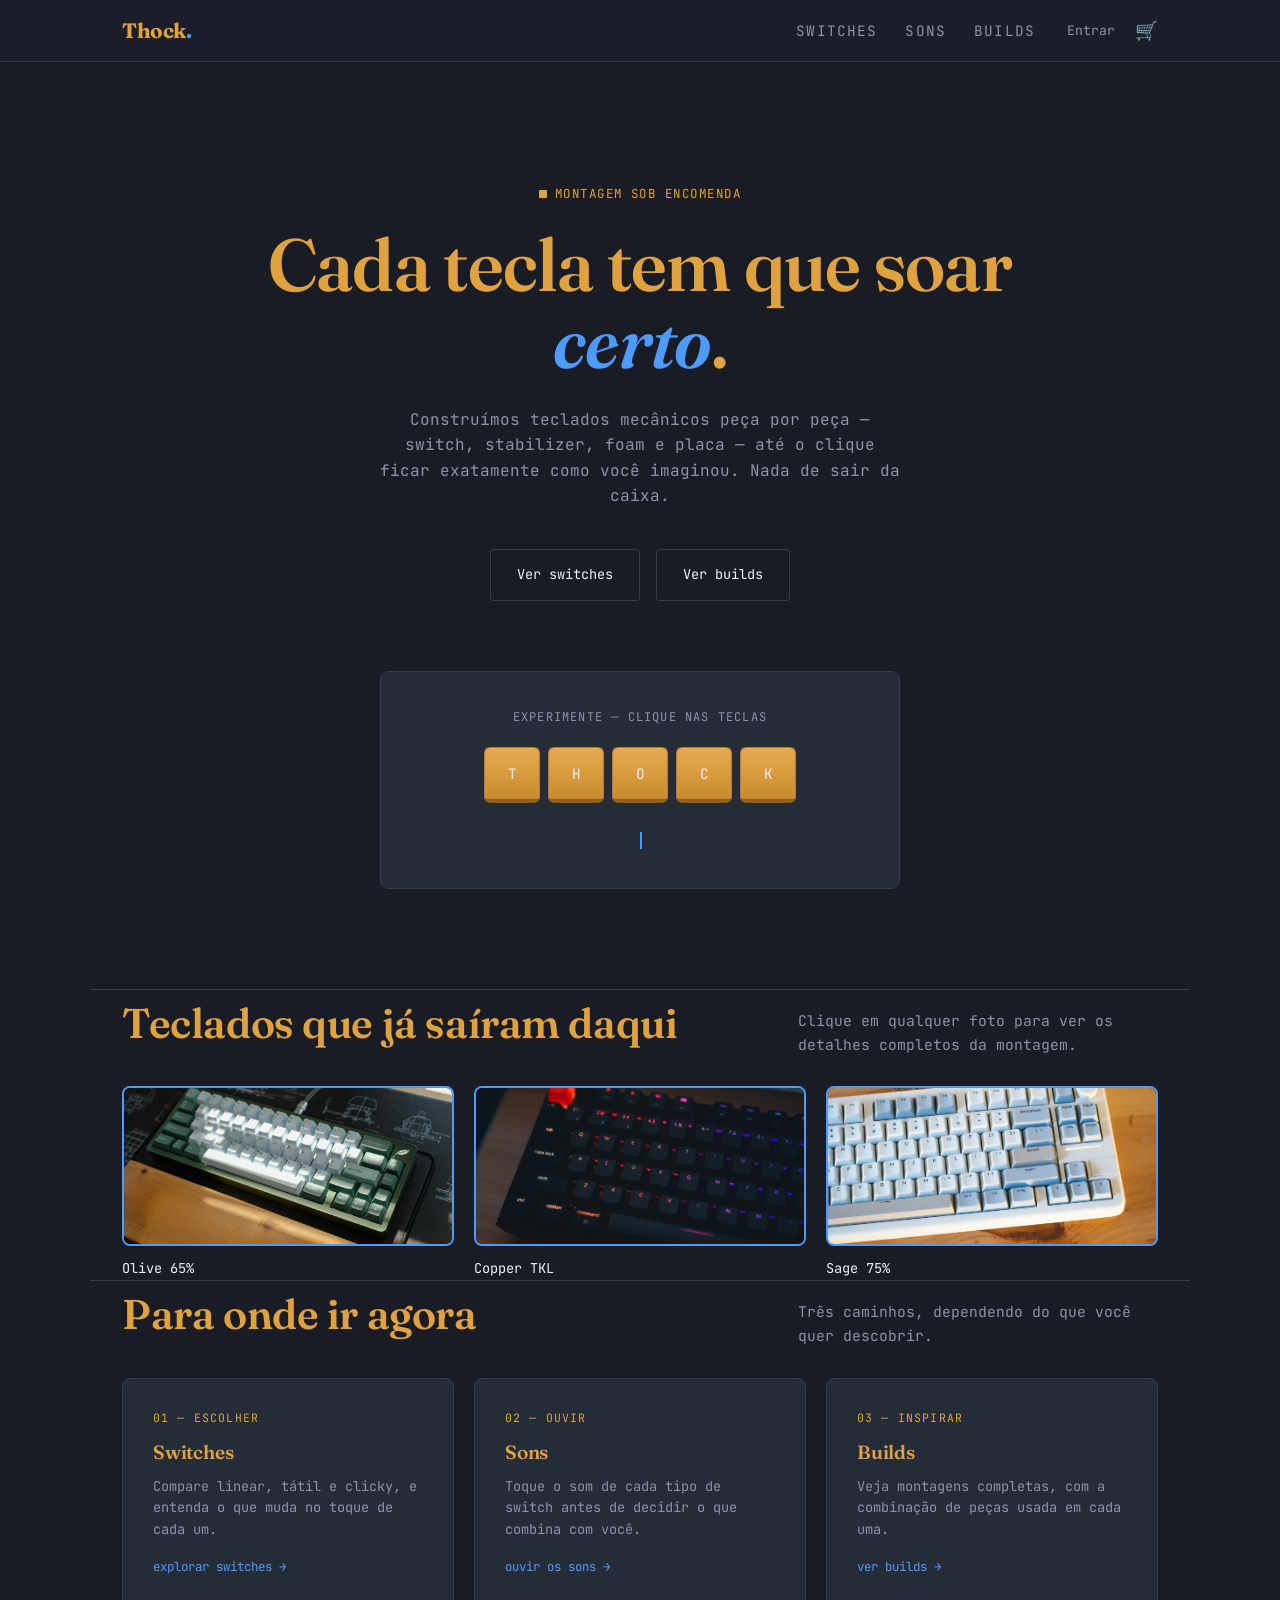
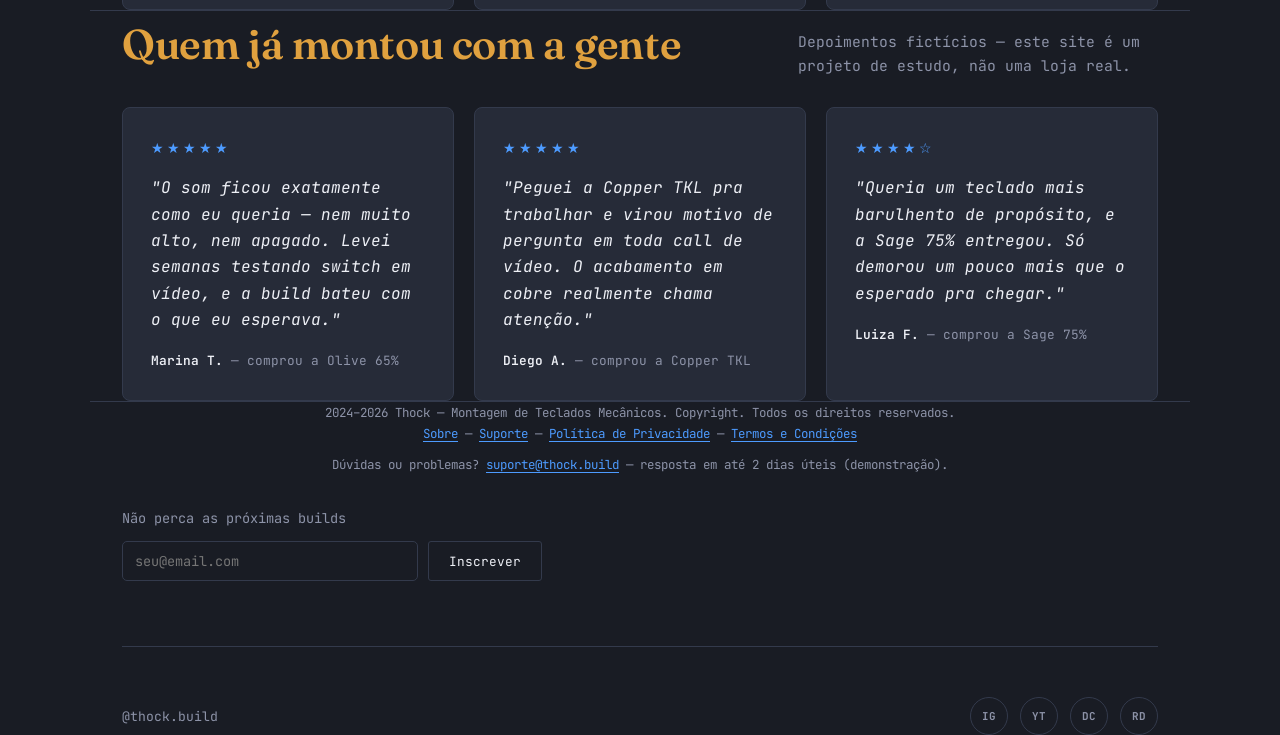
<file: Projeto pratico 2/index.html>
<!DOCTYPE html>
<html lang="pt-BR">
<head>
<meta charset="UTF-8">
<meta name="viewport" content="width=device-width, initial-scale=1.0">
<title>Thock — teclados mecânicos feitos sob medida</title>
<meta name="description" content="Montagem de teclados mecânicos sob medida. Compare switches, ouça o som de cada um e monte a build perfeita.">
<meta name="theme-color" content="#0f1015">
<!-- OPEN GRAPH — como o link aparece quando compartilhado no WhatsApp, Discord, redes sociais etc.
     Troque og:image por uma imagem de verdade (1200x630px) quando tiver uma; por enquanto usa o ícone do site. -->
<meta property="og:type" content="website">
<meta property="og:site_name" content="Thock">
<meta property="og:title" content="Thock — teclados mecânicos feitos sob medida">
<meta property="og:description" content="Montagem de teclados mecânicos sob medida. Compare switches, ouça o som de cada um e monte a build perfeita.">
<meta property="og:image" content="apple-touch-icon.png">
<meta name="twitter:card" content="summary">
<link rel="preconnect" href="https://fonts.googleapis.com">
<link rel="preconnect" href="https://fonts.gstatic.com" crossorigin>
<link href="https://fonts.googleapis.com/css2?family=Fraunces:opsz,wght@9..144,400;9..144,600;9..144,700&family=JetBrains+Mono:wght@400;500;700&display=swap" rel="stylesheet">
<link rel="icon" type="image/png" sizes="32x32" href="favicon-32x32.png">
<link rel="icon" type="image/png" sizes="16x16" href="favicon-16x16.png">
<link rel="apple-touch-icon" href="apple-touch-icon.png">
<link rel="shortcut icon" href="favicon.ico">
<link rel="stylesheet" href="styles.css">
</head>
<body>

<!-- TRILHOS LATERAIS — decoração de fundo, só aparecem em telas largas.
     Ficam vazios aqui; o main.js preenche eles com os mini-teclados via JavaScript. -->
<div class="side-rail left" aria-hidden="true"><div class="rail-track" id="railLeft"></div></div>
<div class="side-rail right" aria-hidden="true"><div class="rail-track" id="railRight"></div></div>

<!-- MENU DO SITE — igual em todas as páginas. O link ativo (nenhum aqui, já que é a home)
     ganha a classe "active" nas outras páginas para indicar onde você está -->
<header class="site-header">
  <nav aria-label="Navegação principal">
    <a class="logo" href="index.html">Thock<span>.</span></a>
    <button class="nav-toggle" id="navToggle" aria-label="Abrir menu" aria-expanded="false" aria-controls="navPanel">
      <span></span><span></span><span></span>
    </button>
    <div class="nav-right" id="navPanel">
  <ul class="nav-links">
    <li><a href="switches.html">Switches</a></li>
    <li><a href="sounds.html">Sons</a></li>
    <li><a href="builds.html">Builds</a></li>
  </ul>
  <div class="nav-actions">
    <a href="login.html" class="nav-account-link">Entrar</a>
    <a href="cart.html" class="cart-link" aria-label="Ver carrinho">
      🛒<span class="cart-count" id="cartCount" data-count="0">0</span>
    </a>
  </div>
</div>
  </nav>
</header>

<main>
  <!-- ===================== HERO — centralizado, com animação de entrada (ver styles.css) ===================== -->
  <header class="hero wrap">
    <span class="eyebrow">montagem sob encomenda</span>
    <h1>Cada tecla tem que soar <em>certo</em>.</h1>
    <p>Construímos teclados mecânicos peça por peça — switch, stabilizer, foam e placa — até o clique ficar exatamente como você imaginou. Nada de sair da caixa.</p>
    <div class="cta-row">
      <a class="btn btn-primary" href="switches.html">Ver switches</a>
      <a class="btn btn-ghost" href="builds.html">Ver builds</a>
    </div>

    <div class="keycap-demo">
      <div class="hint">experimente — clique nas teclas</div>
      <div class="keys" id="keys"></div>
      <div class="typed-out" id="typedOut"><span class="cursor"></span></div>
    </div>
  </header>

  <!-- ===================== GALERIA — fotos clicáveis, levam até builds.html ===================== -->
  <section id="galeria" class="wrap" aria-labelledby="galeria-heading">
    <div class="section-head">
      <h2 id="galeria-heading">Teclados que já saíram daqui</h2>
      <p>Clique em qualquer foto para ver os detalhes completos da montagem.</p>
    </div>
    <div class="gallery-grid">
  <a class="gallery-item" href="builds.html">
    <img class="img-placeholder" src="Olive-65.jpg" alt="Teclado Olive 65%">
    <div class="caption"><span>Olive 65%</span><span class="arrow">→</span></div>
  </a>
     <a class="gallery-item" href="builds.html">
    <img class="img-placeholder" src="Copper TKL.jpg" alt="Teclado Copper TKL">
    <div class="caption"><span>Copper TKL</span><span class="arrow">→</span></div>
  </a>
     <a class="gallery-item" href="builds.html">
    <img class="img-placeholder" src="Sage 75%.jpg" alt="Teclado Sage 75%">
    <div class="caption"><span>Sage 75%</span><span class="arrow">→</span></div>
  </a>
</div>
  </section>

  <!-- ===================== CARDS-GUIA — navegação alternativa, além do menu do topo ===================== -->
  <section id="explorar" class="wrap" aria-labelledby="explorar-heading">
    <div class="section-head">
      <h2 id="explorar-heading">Para onde ir agora</h2>
      <p>Três caminhos, dependendo do que você quer descobrir.</p>
    </div>
    <div class="guide-grid">
      <a class="guide-card" href="switches.html">
        <span class="tag">01 — Escolher</span>
        <h3>Switches</h3>
        <p>Compare linear, tátil e clicky, e entenda o que muda no toque de cada um.</p>
        <span class="go">explorar switches →</span>
      </a>
      <a class="guide-card" href="sounds.html">
        <span class="tag">02 — Ouvir</span>
        <h3>Sons</h3>
        <p>Toque o som de cada tipo de switch antes de decidir o que combina com você.</p>
        <span class="go">ouvir os sons →</span>
      </a>
      <a class="guide-card" href="builds.html">
        <span class="tag">03 — Inspirar</span>
        <h3>Builds</h3>
        <p>Veja montagens completas, com a combinação de peças usada em cada uma.</p>
        <span class="go">ver builds →</span>
      </a>
    </div>
  </section>

  <!-- ===================== DEPOIMENTOS — fictícios, coerentes com as builds do catálogo ===================== -->
  <section id="depoimentos" class="wrap" aria-labelledby="depoimentos-heading">
    <div class="section-head">
      <h2 id="depoimentos-heading">Quem já montou com a gente</h2>
      <p>Depoimentos fictícios — este site é um projeto de estudo, não uma loja real.</p>
    </div>
    <div class="testimonial-grid">
      <div class="testimonial-card">
        <div class="testimonial-stars">★★★★★</div>
        <p class="testimonial-quote">"O som ficou exatamente como eu queria — nem muito alto, nem apagado. Levei semanas testando switch em vídeo, e a build bateu com o que eu esperava."</p>
        <p class="testimonial-author"><b>Marina T.</b> — comprou a Olive 65%</p>
      </div>
      <div class="testimonial-card">
        <div class="testimonial-stars">★★★★★</div>
        <p class="testimonial-quote">"Peguei a Copper TKL pra trabalhar e virou motivo de pergunta em toda call de vídeo. O acabamento em cobre realmente chama atenção."</p>
        <p class="testimonial-author"><b>Diego A.</b> — comprou a Copper TKL</p>
      </div>
      <div class="testimonial-card">
        <div class="testimonial-stars">★★★★☆</div>
        <p class="testimonial-quote">"Queria um teclado mais barulhento de propósito, e a Sage 75% entregou. Só demorou um pouco mais que o esperado pra chegar."</p>
        <p class="testimonial-author"><b>Luiza F.</b> — comprou a Sage 75%</p>
      </div>
    </div>
  </section>
</main>

<!-- RODAPÉ — igual em todas as páginas -->
<footer class="wrap">
  <div class="footer-content">
    <div class="footer-legal">
      <p>2024–2026 Thock — Montagem de Teclados Mecânicos. Copyright. Todos os direitos reservados.
         <a href="sobre.html">Sobre</a> — <a href="suporte.html">Suporte</a> — <a href="#">Política de Privacidade</a> — <a href="#">Termos e Condições</a></p>
      <p class="support-contact">Dúvidas ou problemas? <a href="mailto:suporte@thock.build">suporte@thock.build</a> — resposta em até 2 dias úteis (demonstração).</p>
    </div>
    <div class="footer-newsletter">
      <p>Não perca as próximas builds</p>
      <form id="newsletterForm" class="newsletter-form" novalidate>
        <input type="email" id="newsletterEmail" placeholder="seu@email.com">
        <button class="btn btn-primary" type="submit">Inscrever</button>
      </form>
      <p class="newsletter-message" id="newsletterMessage"></p>
    </div>
    <div class="footer-bottom-row">
      <span class="footer-handle">@thock.build</span>
      <div class="social-links">
        <a href="#" aria-label="Instagram do Thock">IG</a>
        <a href="#" aria-label="YouTube do Thock">YT</a>
        <a href="#" aria-label="Discord da comunidade Thock">DC</a>
        <a href="#" aria-label="Reddit r/thockbuilds">RD</a>
      </div>
    </div>
  </div>
</footer>

<script src="main.js"></script>
<script src="shop.js"></script>
<script src="rail.js"></script>
</body>
</html>
</file>
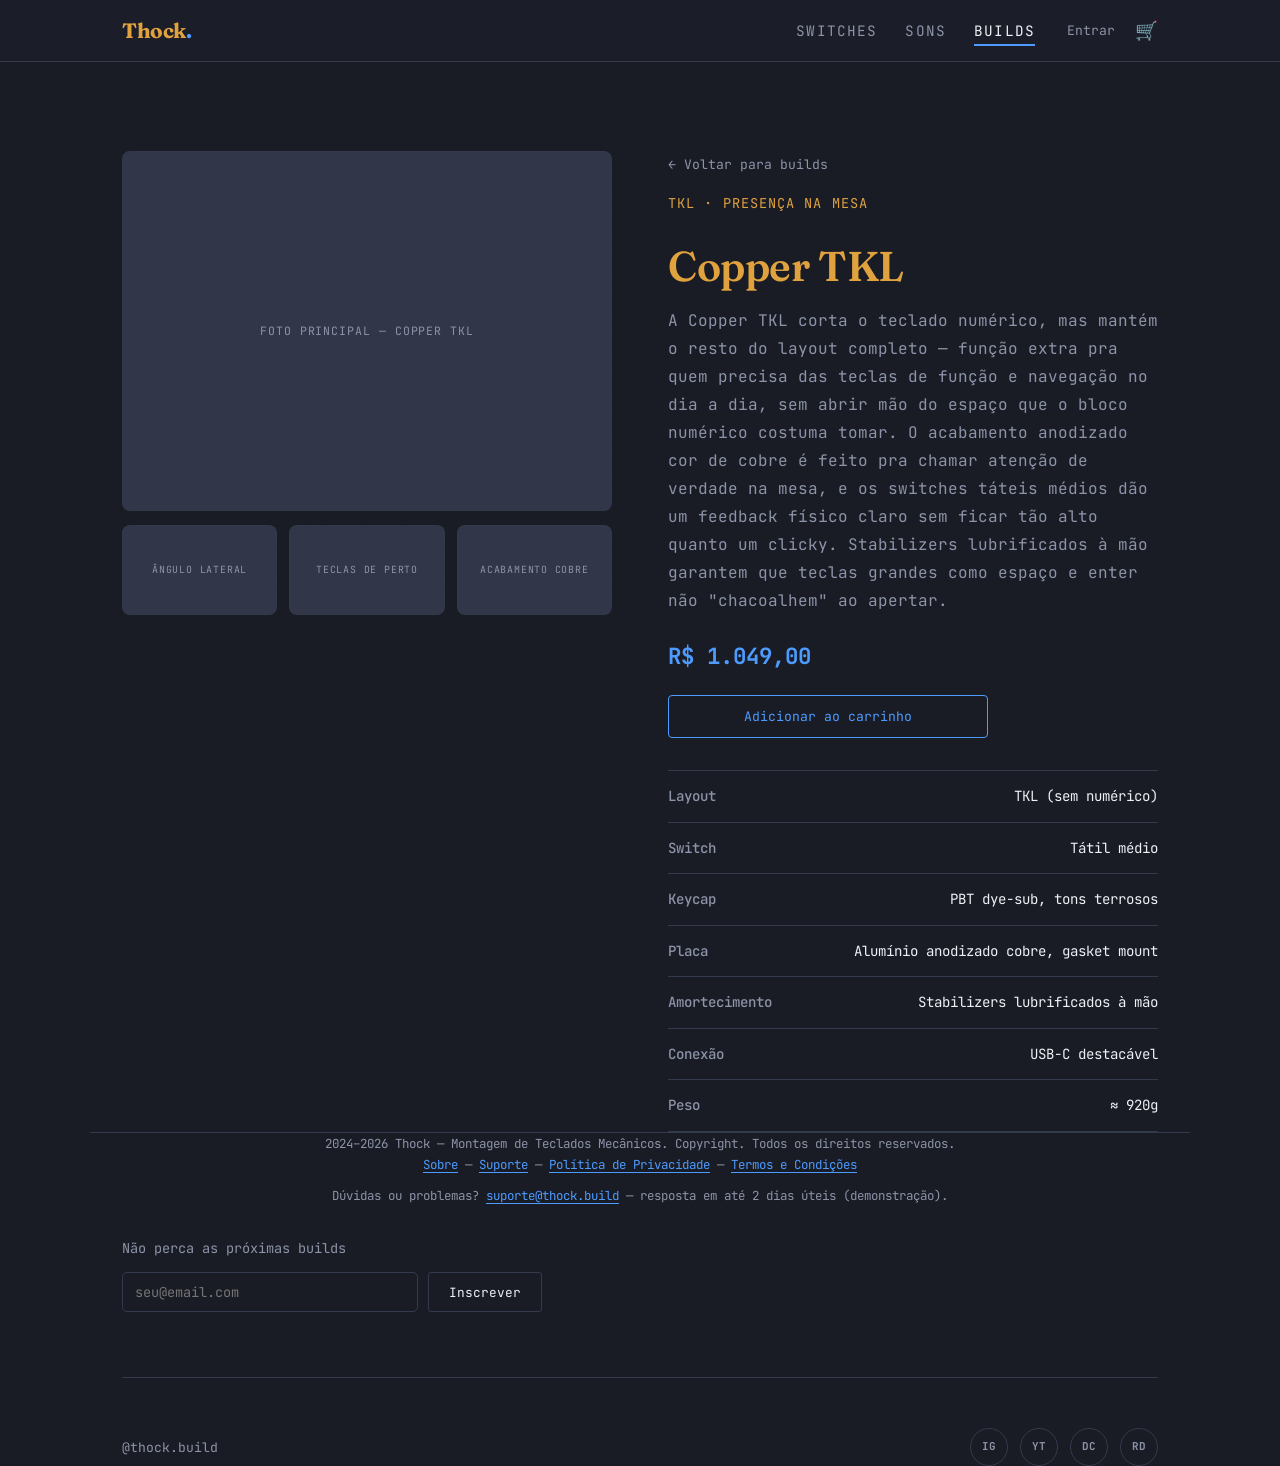
<file: Projeto pratico 2/build-copper-tkl.html>
<!DOCTYPE html>
<html lang="pt-BR">
<head>
<meta charset="UTF-8">
<meta name="viewport" content="width=device-width, initial-scale=1.0">
<title>Copper TKL — Thock</title>
<meta name="description" content="Build Copper TKL: layout TKL com acabamento anodizado cor de cobre e switches táteis médios. Veja a ficha técnica completa.">
<meta name="theme-color" content="#0f1015">
<link rel="icon" type="image/png" sizes="32x32" href="favicon-32x32.png">
<link rel="icon" type="image/png" sizes="16x16" href="favicon-16x16.png">
<link rel="apple-touch-icon" href="apple-touch-icon.png">
<link rel="shortcut icon" href="favicon.ico">
<link rel="preconnect" href="https://fonts.googleapis.com">
<link rel="preconnect" href="https://fonts.gstatic.com" crossorigin>
<link href="https://fonts.googleapis.com/css2?family=Fraunces:opsz,wght@9..144,400;9..144,600;9..144,700&family=JetBrains+Mono:wght@400;500;700&display=swap" rel="stylesheet">
<link rel="stylesheet" href="styles.css">
</head>
<body>

<div class="side-rail left" aria-hidden="true"><div class="rail-track" id="railLeft"></div></div>
<div class="side-rail right" aria-hidden="true"><div class="rail-track" id="railRight"></div></div>

<header class="site-header">
  <nav aria-label="Navegação principal">
    <a class="logo" href="index.html">Thock<span>.</span></a>
    <button class="nav-toggle" id="navToggle" aria-label="Abrir menu" aria-expanded="false" aria-controls="navPanel">
      <span></span><span></span><span></span>
    </button>
    <div class="nav-right" id="navPanel">
      <ul class="nav-links">
        <li><a href="switches.html">Switches</a></li>
        <li><a href="sounds.html">Sons</a></li>
        <li><a href="builds.html" class="active">Builds</a></li>
      </ul>
      <div class="nav-actions">
        <a href="login.html" class="nav-account-link">Entrar</a>
        <a href="cart.html" class="cart-link" aria-label="Ver carrinho">
          🛒<span class="cart-count" id="cartCount" data-count="0">0</span>
        </a>
      </div>
    </div>
  </nav>
</header>

<main>
  <section class="wrap" style="padding-top:150px;">
    <div class="build-detail">

      <div class="build-gallery">
        <!-- ESPAÇO PARA IMAGEM: troque por <img class="img-placeholder build-gallery-main" src="copper-tkl-main.jpg" alt="Teclado Copper TKL, vista geral"> -->
        <div class="img-placeholder build-gallery-main">foto principal — Copper TKL</div>
        <div class="build-gallery-thumbs">
          <div class="img-placeholder">ângulo lateral</div>
          <div class="img-placeholder">teclas de perto</div>
          <div class="img-placeholder">acabamento cobre</div>
        </div>
      </div>

      <div class="build-info">
        <a class="back-link" href="builds.html">← Voltar para builds</a>
        <span class="tagline">TKL · presença na mesa</span>
        <h1>Copper TKL</h1>
        <p class="description">
          A Copper TKL corta o teclado numérico, mas mantém o resto do layout completo — função extra pra quem precisa das
          teclas de função e navegação no dia a dia, sem abrir mão do espaço que o bloco numérico costuma tomar. O
          acabamento anodizado cor de cobre é feito pra chamar atenção de verdade na mesa, e os switches táteis médios dão
          um feedback físico claro sem ficar tão alto quanto um clicky. Stabilizers lubrificados à mão garantem que teclas
          grandes como espaço e enter não "chacoalhem" ao apertar.
        </p>

        <span class="price">R$ 1.049,00</span>
        <button class="btn add-to-cart-btn" type="button" data-id="build-copper-tkl" data-name="Build Copper TKL" data-price="1049">Adicionar ao carrinho</button>

        <ul class="build-full-specs">
          <li><b>Layout</b> <span>TKL (sem numérico)</span></li>
          <li><b>Switch</b> <span>Tátil médio</span></li>
          <li><b>Keycap</b> <span>PBT dye-sub, tons terrosos</span></li>
          <li><b>Placa</b> <span>Alumínio anodizado cobre, gasket mount</span></li>
          <li><b>Amortecimento</b> <span>Stabilizers lubrificados à mão</span></li>
          <li><b>Conexão</b> <span>USB-C destacável</span></li>
          <li><b>Peso</b> <span>≈ 920g</span></li>
        </ul>
      </div>

    </div>
  </section>
</main>

<footer class="wrap">
  <div class="footer-content">
    <div class="footer-legal">
      <p>2024–2026 Thock — Montagem de Teclados Mecânicos. Copyright. Todos os direitos reservados.
         <a href="sobre.html">Sobre</a> — <a href="suporte.html">Suporte</a> — <a href="#">Política de Privacidade</a> — <a href="#">Termos e Condições</a></p>
      <p class="support-contact">Dúvidas ou problemas? <a href="mailto:suporte@thock.build">suporte@thock.build</a> — resposta em até 2 dias úteis (demonstração).</p>
    </div>
    <div class="footer-newsletter">
      <p>Não perca as próximas builds</p>
      <form id="newsletterForm" class="newsletter-form" novalidate>
        <input type="email" id="newsletterEmail" placeholder="seu@email.com">
        <button class="btn btn-primary" type="submit">Inscrever</button>
      </form>
      <p class="newsletter-message" id="newsletterMessage"></p>
    </div>
    <div class="footer-bottom-row">
      <span class="footer-handle">@thock.build</span>
      <div class="social-links">
        <a href="#" aria-label="Instagram do Thock">IG</a>
        <a href="#" aria-label="YouTube do Thock">YT</a>
        <a href="#" aria-label="Discord da comunidade Thock">DC</a>
        <a href="#" aria-label="Reddit r/thockbuilds">RD</a>
      </div>
    </div>
  </div>
</footer>

<script src="shop.js"></script>
<script src="rail.js"></script>

</body>
</html>
</file>
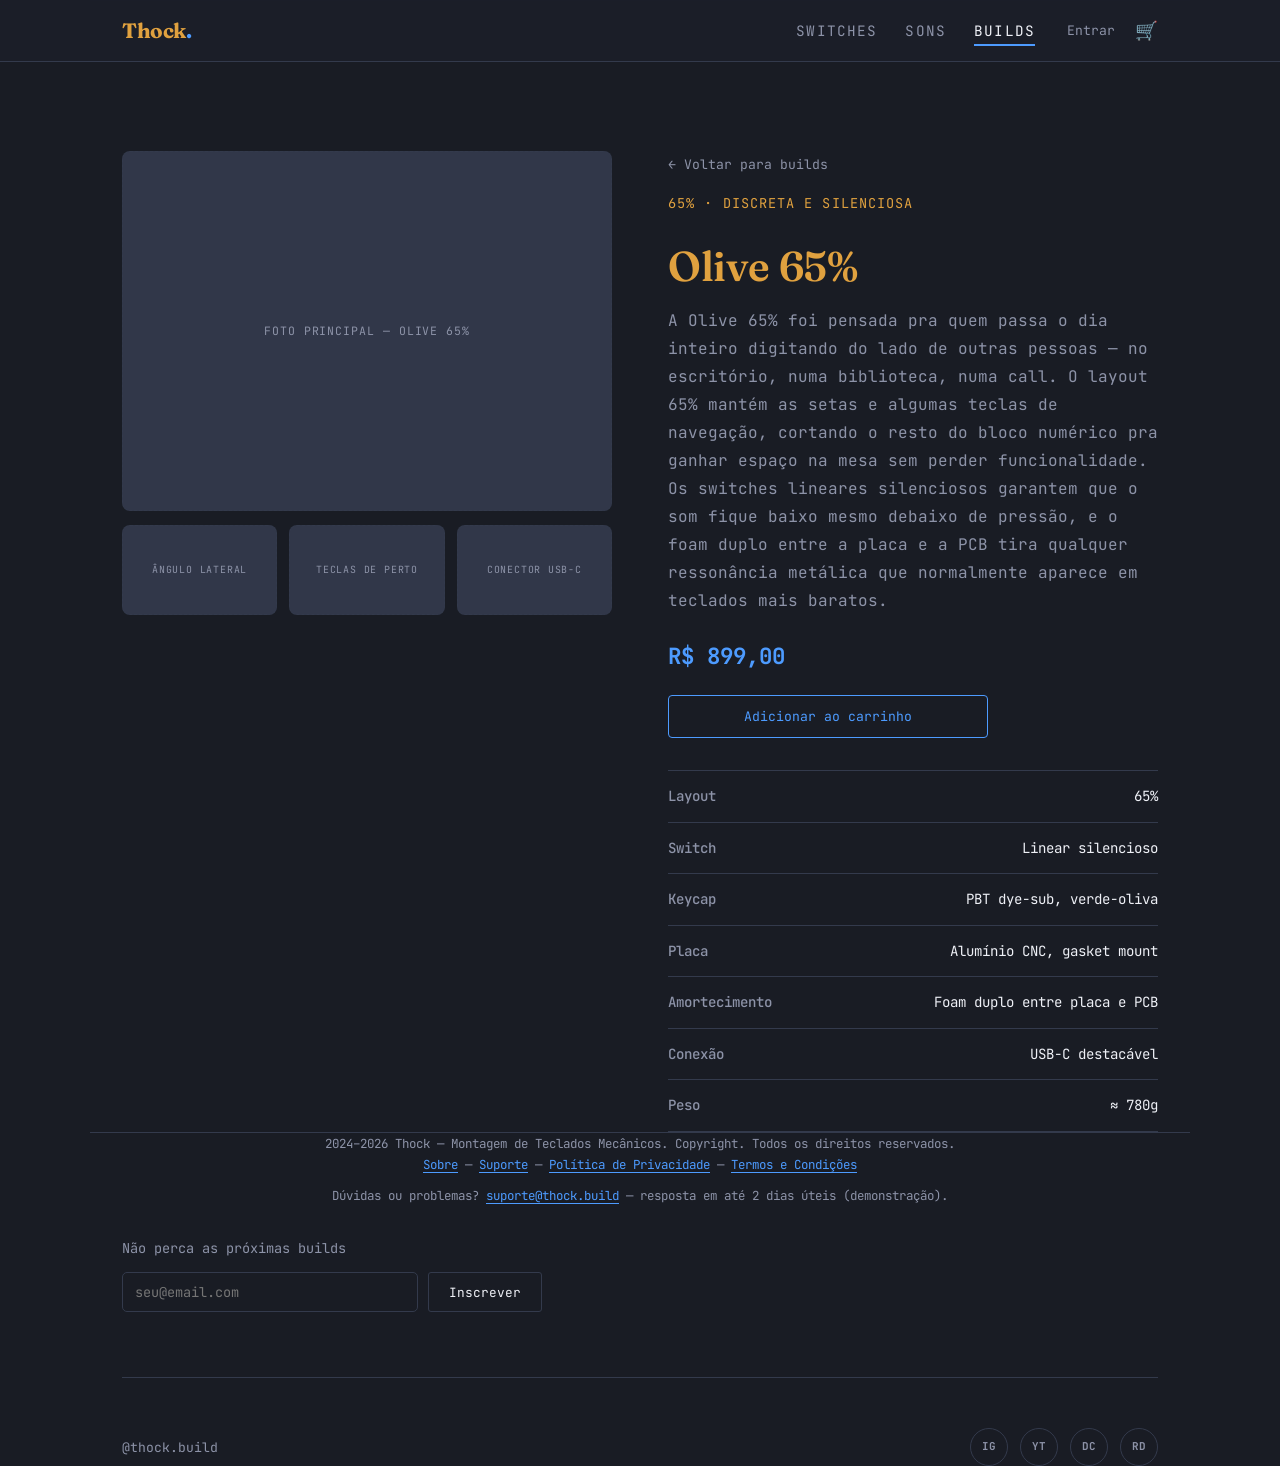
<file: Projeto pratico 2/build-olive-65.html>
<!DOCTYPE html>
<html lang="pt-BR">
<head>
<meta charset="UTF-8">
<meta name="viewport" content="width=device-width, initial-scale=1.0">
<title>Olive 65% — Thock</title>
<meta name="description" content="Build Olive 65%: discreta, silenciosa, com switches lineares e foam duplo. Veja a ficha técnica completa.">
<meta name="theme-color" content="#0f1015">
<link rel="icon" type="image/png" sizes="32x32" href="favicon-32x32.png">
<link rel="icon" type="image/png" sizes="16x16" href="favicon-16x16.png">
<link rel="apple-touch-icon" href="apple-touch-icon.png">
<link rel="shortcut icon" href="favicon.ico">
<link rel="preconnect" href="https://fonts.googleapis.com">
<link rel="preconnect" href="https://fonts.gstatic.com" crossorigin>
<link href="https://fonts.googleapis.com/css2?family=Fraunces:opsz,wght@9..144,400;9..144,600;9..144,700&family=JetBrains+Mono:wght@400;500;700&display=swap" rel="stylesheet">
<link rel="stylesheet" href="styles.css">
</head>
<body>

<div class="side-rail left" aria-hidden="true"><div class="rail-track" id="railLeft"></div></div>
<div class="side-rail right" aria-hidden="true"><div class="rail-track" id="railRight"></div></div>

<header class="site-header">
  <nav aria-label="Navegação principal">
    <a class="logo" href="index.html">Thock<span>.</span></a>
    <button class="nav-toggle" id="navToggle" aria-label="Abrir menu" aria-expanded="false" aria-controls="navPanel">
      <span></span><span></span><span></span>
    </button>
    <div class="nav-right" id="navPanel">
      <ul class="nav-links">
        <li><a href="switches.html">Switches</a></li>
        <li><a href="sounds.html">Sons</a></li>
        <li><a href="builds.html" class="active">Builds</a></li>
      </ul>
      <div class="nav-actions">
        <a href="login.html" class="nav-account-link">Entrar</a>
        <a href="cart.html" class="cart-link" aria-label="Ver carrinho">
          🛒<span class="cart-count" id="cartCount" data-count="0">0</span>
        </a>
      </div>
    </div>
  </nav>
</header>

<main>
  <section class="wrap" style="padding-top:150px;">
    <div class="build-detail">

      <div class="build-gallery">
        <!-- ESPAÇO PARA IMAGEM: troque por <img class="img-placeholder build-gallery-main" src="olive-65-main.jpg" alt="Teclado Olive 65%, vista geral"> -->
        <div class="img-placeholder build-gallery-main">foto principal — Olive 65%</div>
        <div class="build-gallery-thumbs">
          <div class="img-placeholder">ângulo lateral</div>
          <div class="img-placeholder">teclas de perto</div>
          <div class="img-placeholder">conector USB-C</div>
        </div>
      </div>

      <div class="build-info">
        <a class="back-link" href="builds.html">← Voltar para builds</a>
        <span class="tagline">65% · discreta e silenciosa</span>
        <h1>Olive 65%</h1>
        <p class="description">
          A Olive 65% foi pensada pra quem passa o dia inteiro digitando do lado de outras pessoas — no escritório, numa
          biblioteca, numa call. O layout 65% mantém as setas e algumas teclas de navegação, cortando o resto do bloco
          numérico pra ganhar espaço na mesa sem perder funcionalidade. Os switches lineares silenciosos garantem que o
          som fique baixo mesmo debaixo de pressão, e o foam duplo entre a placa e a PCB tira qualquer ressonância metálica
          que normalmente aparece em teclados mais baratos.
        </p>

        <span class="price">R$ 899,00</span>
        <button class="btn add-to-cart-btn" type="button" data-id="build-olive-65" data-name="Build Olive 65%" data-price="899">Adicionar ao carrinho</button>

        <ul class="build-full-specs">
          <li><b>Layout</b> <span>65%</span></li>
          <li><b>Switch</b> <span>Linear silencioso</span></li>
          <li><b>Keycap</b> <span>PBT dye-sub, verde-oliva</span></li>
          <li><b>Placa</b> <span>Alumínio CNC, gasket mount</span></li>
          <li><b>Amortecimento</b> <span>Foam duplo entre placa e PCB</span></li>
          <li><b>Conexão</b> <span>USB-C destacável</span></li>
          <li><b>Peso</b> <span>≈ 780g</span></li>
        </ul>
      </div>

    </div>
  </section>
</main>

<footer class="wrap">
  <div class="footer-content">
    <div class="footer-legal">
      <p>2024–2026 Thock — Montagem de Teclados Mecânicos. Copyright. Todos os direitos reservados.
         <a href="sobre.html">Sobre</a> — <a href="suporte.html">Suporte</a> — <a href="#">Política de Privacidade</a> — <a href="#">Termos e Condições</a></p>
      <p class="support-contact">Dúvidas ou problemas? <a href="mailto:suporte@thock.build">suporte@thock.build</a> — resposta em até 2 dias úteis (demonstração).</p>
    </div>
    <div class="footer-newsletter">
      <p>Não perca as próximas builds</p>
      <form id="newsletterForm" class="newsletter-form" novalidate>
        <input type="email" id="newsletterEmail" placeholder="seu@email.com">
        <button class="btn btn-primary" type="submit">Inscrever</button>
      </form>
      <p class="newsletter-message" id="newsletterMessage"></p>
    </div>
    <div class="footer-bottom-row">
      <span class="footer-handle">@thock.build</span>
      <div class="social-links">
        <a href="#" aria-label="Instagram do Thock">IG</a>
        <a href="#" aria-label="YouTube do Thock">YT</a>
        <a href="#" aria-label="Discord da comunidade Thock">DC</a>
        <a href="#" aria-label="Reddit r/thockbuilds">RD</a>
      </div>
    </div>
  </div>
</footer>

<script src="shop.js"></script>
<script src="rail.js"></script>

</body>
</html>
</file>
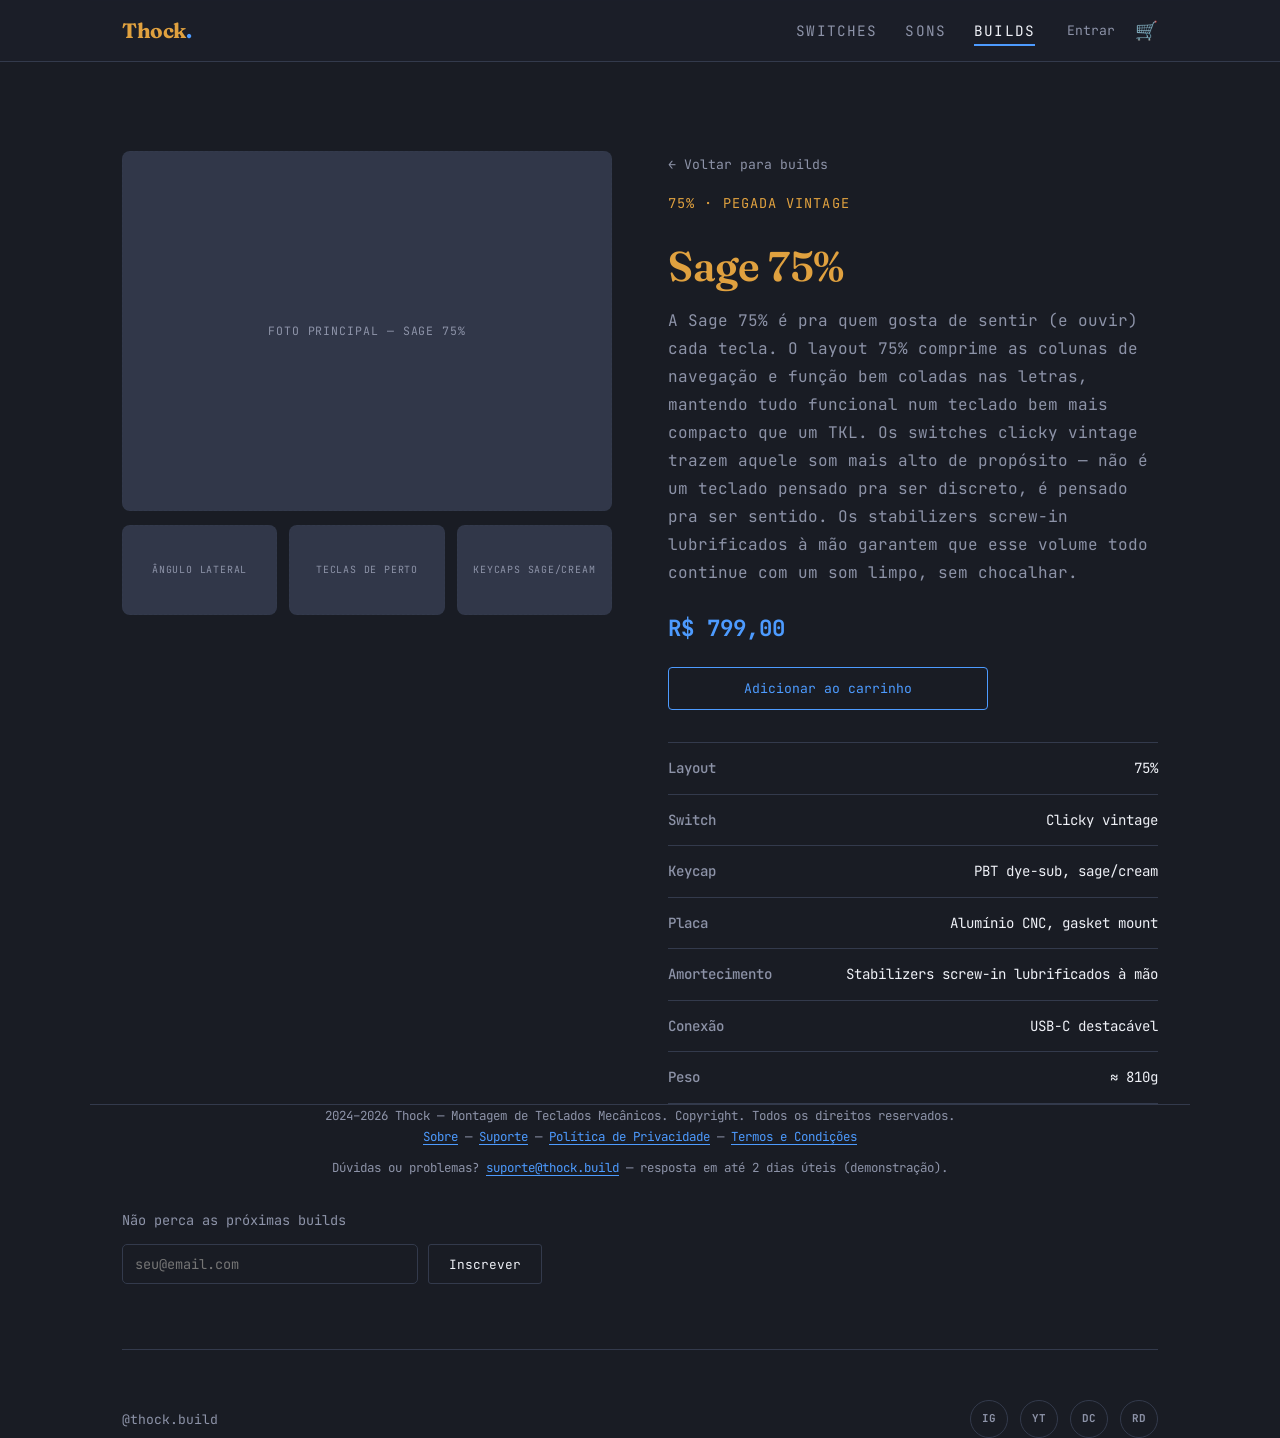
<file: Projeto pratico 2/build-sage-75.html>
<!DOCTYPE html>
<html lang="pt-BR">
<head>
<meta charset="UTF-8">
<meta name="viewport" content="width=device-width, initial-scale=1.0">
<title>Sage 75% — Thock</title>
<meta name="description" content="Build Sage 75%: pegada vintage, switches clicky e som mais alto de propósito. Veja a ficha técnica completa.">
<meta name="theme-color" content="#0f1015">
<link rel="icon" type="image/png" sizes="32x32" href="favicon-32x32.png">
<link rel="icon" type="image/png" sizes="16x16" href="favicon-16x16.png">
<link rel="apple-touch-icon" href="apple-touch-icon.png">
<link rel="shortcut icon" href="favicon.ico">
<link rel="preconnect" href="https://fonts.googleapis.com">
<link rel="preconnect" href="https://fonts.gstatic.com" crossorigin>
<link href="https://fonts.googleapis.com/css2?family=Fraunces:opsz,wght@9..144,400;9..144,600;9..144,700&family=JetBrains+Mono:wght@400;500;700&display=swap" rel="stylesheet">
<link rel="stylesheet" href="styles.css">
</head>
<body>

<div class="side-rail left" aria-hidden="true"><div class="rail-track" id="railLeft"></div></div>
<div class="side-rail right" aria-hidden="true"><div class="rail-track" id="railRight"></div></div>

<header class="site-header">
  <nav aria-label="Navegação principal">
    <a class="logo" href="index.html">Thock<span>.</span></a>
    <button class="nav-toggle" id="navToggle" aria-label="Abrir menu" aria-expanded="false" aria-controls="navPanel">
      <span></span><span></span><span></span>
    </button>
    <div class="nav-right" id="navPanel">
      <ul class="nav-links">
        <li><a href="switches.html">Switches</a></li>
        <li><a href="sounds.html">Sons</a></li>
        <li><a href="builds.html" class="active">Builds</a></li>
      </ul>
      <div class="nav-actions">
        <a href="login.html" class="nav-account-link">Entrar</a>
        <a href="cart.html" class="cart-link" aria-label="Ver carrinho">
          🛒<span class="cart-count" id="cartCount" data-count="0">0</span>
        </a>
      </div>
    </div>
  </nav>
</header>

<main>
  <section class="wrap" style="padding-top:150px;">
    <div class="build-detail">

      <div class="build-gallery">
        <!-- ESPAÇO PARA IMAGEM: troque por <img class="img-placeholder build-gallery-main" src="sage-75-main.jpg" alt="Teclado Sage 75%, vista geral"> -->
        <div class="img-placeholder build-gallery-main">foto principal — Sage 75%</div>
        <div class="build-gallery-thumbs">
          <div class="img-placeholder">ângulo lateral</div>
          <div class="img-placeholder">teclas de perto</div>
          <div class="img-placeholder">keycaps sage/cream</div>
        </div>
      </div>

      <div class="build-info">
        <a class="back-link" href="builds.html">← Voltar para builds</a>
        <span class="tagline">75% · pegada vintage</span>
        <h1>Sage 75%</h1>
        <p class="description">
          A Sage 75% é pra quem gosta de sentir (e ouvir) cada tecla. O layout 75% comprime as colunas de navegação e função
          bem coladas nas letras, mantendo tudo funcional num teclado bem mais compacto que um TKL. Os switches clicky
          vintage trazem aquele som mais alto de propósito — não é um teclado pensado pra ser discreto, é pensado pra ser
          sentido. Os stabilizers screw-in lubrificados à mão garantem que esse volume todo continue com um som limpo,
          sem chocalhar.
        </p>

        <span class="price">R$ 799,00</span>
        <button class="btn add-to-cart-btn" type="button" data-id="build-sage-75" data-name="Build Sage 75%" data-price="799">Adicionar ao carrinho</button>

        <ul class="build-full-specs">
          <li><b>Layout</b> <span>75%</span></li>
          <li><b>Switch</b> <span>Clicky vintage</span></li>
          <li><b>Keycap</b> <span>PBT dye-sub, sage/cream</span></li>
          <li><b>Placa</b> <span>Alumínio CNC, gasket mount</span></li>
          <li><b>Amortecimento</b> <span>Stabilizers screw-in lubrificados à mão</span></li>
          <li><b>Conexão</b> <span>USB-C destacável</span></li>
          <li><b>Peso</b> <span>≈ 810g</span></li>
        </ul>
      </div>

    </div>
  </section>
</main>

<footer class="wrap">
  <div class="footer-content">
    <div class="footer-legal">
      <p>2024–2026 Thock — Montagem de Teclados Mecânicos. Copyright. Todos os direitos reservados.
         <a href="sobre.html">Sobre</a> — <a href="suporte.html">Suporte</a> — <a href="#">Política de Privacidade</a> — <a href="#">Termos e Condições</a></p>
      <p class="support-contact">Dúvidas ou problemas? <a href="mailto:suporte@thock.build">suporte@thock.build</a> — resposta em até 2 dias úteis (demonstração).</p>
    </div>
    <div class="footer-newsletter">
      <p>Não perca as próximas builds</p>
      <form id="newsletterForm" class="newsletter-form" novalidate>
        <input type="email" id="newsletterEmail" placeholder="seu@email.com">
        <button class="btn btn-primary" type="submit">Inscrever</button>
      </form>
      <p class="newsletter-message" id="newsletterMessage"></p>
    </div>
    <div class="footer-bottom-row">
      <span class="footer-handle">@thock.build</span>
      <div class="social-links">
        <a href="#" aria-label="Instagram do Thock">IG</a>
        <a href="#" aria-label="YouTube do Thock">YT</a>
        <a href="#" aria-label="Discord da comunidade Thock">DC</a>
        <a href="#" aria-label="Reddit r/thockbuilds">RD</a>
      </div>
    </div>
  </div>
</footer>

<script src="shop.js"></script>
<script src="rail.js"></script>

</body>
</html>
</file>
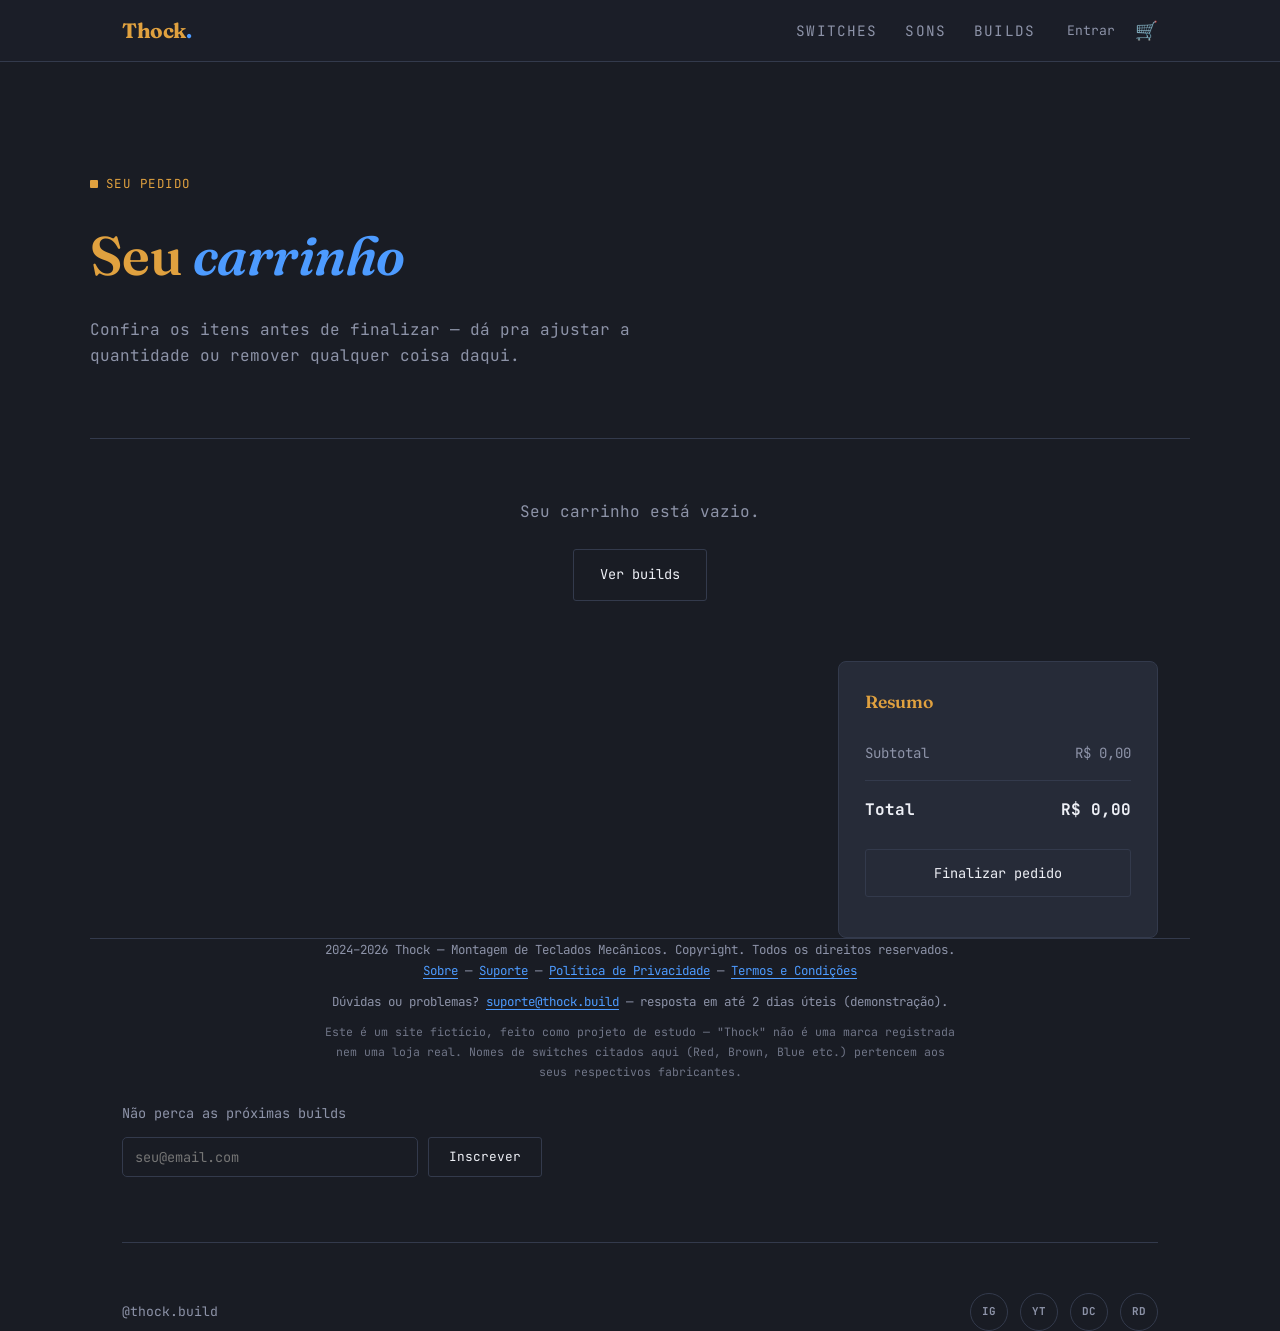
<file: Projeto pratico 2/cart.html>
<!DOCTYPE html>
<html lang="pt-BR">
<head>
<meta charset="UTF-8">
<meta name="viewport" content="width=device-width, initial-scale=1.0">
<title>Carrinho — Thock</title>
<meta name="description" content="Revise os itens do seu carrinho antes de finalizar o pedido na Thock.">
<meta name="theme-color" content="#0f1015">
<!-- OPEN GRAPH — como o link aparece quando compartilhado no WhatsApp, Discord, redes sociais etc.
     Troque og:image por uma imagem de verdade (1200x630px) quando tiver uma; por enquanto usa o ícone do site. -->
<meta property="og:type" content="website">
<meta property="og:site_name" content="Thock">
<meta property="og:title" content="Carrinho — Thock">
<meta property="og:description" content="Revise os itens do seu carrinho antes de finalizar o pedido na Thock.">
<meta property="og:image" content="apple-touch-icon.png">
<meta name="twitter:card" content="summary">
<link rel="preconnect" href="https://fonts.googleapis.com">
<link rel="preconnect" href="https://fonts.gstatic.com" crossorigin>
<link href="https://fonts.googleapis.com/css2?family=Fraunces:opsz,wght@9..144,400;9..144,600;9..144,700&family=JetBrains+Mono:wght@400;500;700&display=swap" rel="stylesheet">
<link rel="icon" type="image/png" sizes="32x32" href="favicon-32x32.png">
<link rel="icon" type="image/png" sizes="16x16" href="favicon-16x16.png">
<link rel="apple-touch-icon" href="apple-touch-icon.png">
<link rel="shortcut icon" href="favicon.ico">
<link rel="stylesheet" href="styles.css">
</head>
<body>

<!-- TRILHOS LATERAIS — decoração de fundo, só aparecem em telas largas.
     Ficam vazios aqui; o rail.js preenche eles com os mini-teclados via JavaScript. -->
<div class="side-rail left" aria-hidden="true"><div class="rail-track" id="railLeft"></div></div>
<div class="side-rail right" aria-hidden="true"><div class="rail-track" id="railRight"></div></div>

<header class="site-header">
  <nav aria-label="Navegação principal">
    <a class="logo" href="index.html">Thock<span>.</span></a>
    <button class="nav-toggle" id="navToggle" aria-label="Abrir menu" aria-expanded="false" aria-controls="navPanel">
      <span></span><span></span><span></span>
    </button>
    <div class="nav-right" id="navPanel">
      <ul class="nav-links">
        <li><a href="switches.html">Switches</a></li>
        <li><a href="sounds.html">Sons</a></li>
        <li><a href="builds.html">Builds</a></li>
      </ul>
      <div class="nav-actions">
        <a href="login.html" class="nav-account-link">Entrar</a>
        <a href="cart.html" class="cart-link" aria-label="Ver carrinho">
          🛒<span class="cart-count" id="cartCount" data-count="0">0</span>
        </a>
      </div>
    </div>
  </nav>
</header>

<main>
  <header class="page-hero wrap">
    <span class="eyebrow">seu pedido</span>
    <h1>Seu <em>carrinho</em></h1>
    <p>Confira os itens antes de finalizar — dá pra ajustar a quantidade ou remover qualquer coisa daqui.</p>
  </header>

  <section class="wrap" aria-labelledby="cart-heading">
    <h2 id="cart-heading" style="position:absolute;left:-9999px;">Itens do carrinho</h2>

    <!-- Estado vazio — aparece quando não há nada no carrinho -->
    <div class="cart-empty" id="cartEmpty" hidden>
      <p>Seu carrinho está vazio.</p>
      <a class="btn btn-primary" href="builds.html">Ver builds</a>
    </div>

    <!-- Conteúdo normal do carrinho — o cart-page.js decide qual dos dois mostrar -->
    <div class="cart-layout" id="cartContent" hidden>
      <div class="cart-list" id="cartList">
        <!-- os itens são desenhados aqui pelo cart-page.js -->
      </div>

      <div class="cart-summary">
        <h2>Resumo</h2>
        <div class="cart-summary-row">
          <span>Subtotal</span>
          <span id="cartSubtotal">R$ 0,00</span>
        </div>
        <div class="cart-summary-row total">
          <span>Total</span>
          <span id="cartTotal">R$ 0,00</span>
        </div>
        <button class="btn btn-primary" id="checkoutBtn" type="button">Finalizar pedido</button>
        <p class="checkout-message" id="checkoutMessage"></p>
      </div>
    </div>
  </section>
</main>

<footer class="wrap">
  <div class="footer-content">
    <div class="footer-legal">
      <p>2024–2026 Thock — Montagem de Teclados Mecânicos. Copyright. Todos os direitos reservados.
         <a href="sobre.html">Sobre</a> — <a href="suporte.html">Suporte</a> — <a href="#">Política de Privacidade</a> — <a href="#">Termos e Condições</a></p>
      <p class="support-contact">Dúvidas ou problemas? <a href="mailto:suporte@thock.build">suporte@thock.build</a> — resposta em até 2 dias úteis (demonstração).</p>
      <p class="disclaimer">Este é um site fictício, feito como projeto de estudo — "Thock" não é uma marca registrada nem uma loja real. Nomes de switches citados aqui (Red, Brown, Blue etc.) pertencem aos seus respectivos fabricantes.</p>
    </div>
    <div class="footer-newsletter">
      <p>Não perca as próximas builds</p>
      <form id="newsletterForm" class="newsletter-form" novalidate>
        <input type="email" id="newsletterEmail" placeholder="seu@email.com">
        <button class="btn btn-primary" type="submit">Inscrever</button>
      </form>
      <p class="newsletter-message" id="newsletterMessage"></p>
    </div>
    <div class="footer-bottom-row">
      <span class="footer-handle">@thock.build</span>
      <div class="social-links">
        <a href="#" aria-label="Instagram do Thock">IG</a>
        <a href="#" aria-label="YouTube do Thock">YT</a>
        <a href="#" aria-label="Discord da comunidade Thock">DC</a>
        <a href="#" aria-label="Reddit r/thockbuilds">RD</a>
      </div>
    </div>
  </div>
</footer>

<script src="shop.js"></script>
<script src="cart-page.js"></script>
<script src="rail.js"></script>

</body>
</html>
</file>
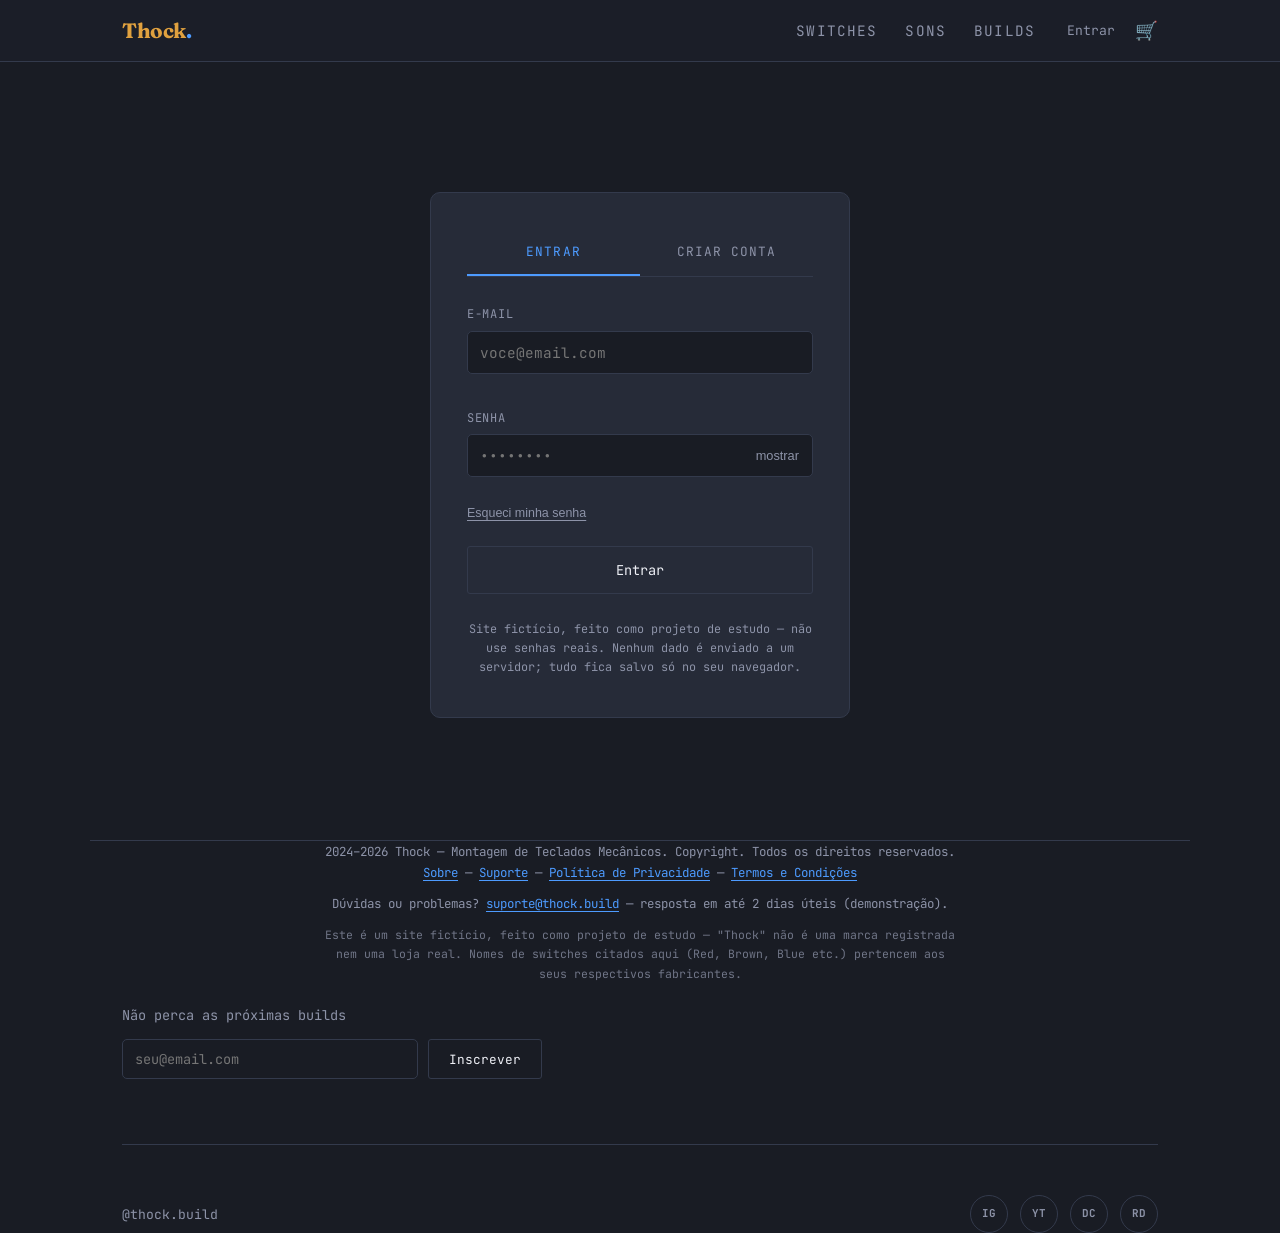
<file: Projeto pratico 2/login.html>
<!DOCTYPE html>
<html lang="pt-BR">
<head>
<meta charset="UTF-8">
<meta name="viewport" content="width=device-width, initial-scale=1.0">
<title>Entrar — Thock</title>
<meta name="description" content="Entre ou crie sua conta na Thock para acompanhar seus pedidos.">
<meta name="theme-color" content="#0f1015">
<!-- OPEN GRAPH — como o link aparece quando compartilhado no WhatsApp, Discord, redes sociais etc.
     Troque og:image por uma imagem de verdade (1200x630px) quando tiver uma; por enquanto usa o ícone do site. -->
<meta property="og:type" content="website">
<meta property="og:site_name" content="Thock">
<meta property="og:title" content="Entrar — Thock">
<meta property="og:description" content="Entre ou crie sua conta na Thock para acompanhar seus pedidos.">
<meta property="og:image" content="apple-touch-icon.png">
<meta name="twitter:card" content="summary">
<link rel="preconnect" href="https://fonts.googleapis.com">
<link rel="preconnect" href="https://fonts.gstatic.com" crossorigin>
<link href="https://fonts.googleapis.com/css2?family=Fraunces:opsz,wght@9..144,400;9..144,600;9..144,700&family=JetBrains+Mono:wght@400;500;700&display=swap" rel="stylesheet">
<link rel="icon" type="image/png" sizes="32x32" href="favicon-32x32.png">
<link rel="icon" type="image/png" sizes="16x16" href="favicon-16x16.png">
<link rel="apple-touch-icon" href="apple-touch-icon.png">
<link rel="shortcut icon" href="favicon.ico">
<link rel="stylesheet" href="styles.css">
</head>
<body>

<!-- TRILHOS LATERAIS — decoração de fundo, só aparecem em telas largas.
     Ficam vazios aqui; o rail.js preenche eles com os mini-teclados via JavaScript. -->
<div class="side-rail left" aria-hidden="true"><div class="rail-track" id="railLeft"></div></div>
<div class="side-rail right" aria-hidden="true"><div class="rail-track" id="railRight"></div></div>

<header class="site-header">
  <nav aria-label="Navegação principal">
    <a class="logo" href="index.html">Thock<span>.</span></a>
    <button class="nav-toggle" id="navToggle" aria-label="Abrir menu" aria-expanded="false" aria-controls="navPanel">
      <span></span><span></span><span></span>
    </button>
    <div class="nav-right" id="navPanel">
      <ul class="nav-links">
        <li><a href="switches.html">Switches</a></li>
        <li><a href="sounds.html">Sons</a></li>
        <li><a href="builds.html">Builds</a></li>
      </ul>
      <div class="nav-actions">
        <!-- shop.js atualiza este link automaticamente pro nome de quem estiver logado -->
        <a href="login.html" class="nav-account-link">Entrar</a>
        <a href="cart.html" class="cart-link" aria-label="Ver carrinho">
          🛒<span class="cart-count" id="cartCount" data-count="0">0</span>
        </a>
      </div>
    </div>
  </nav>
</header>

<main>
  <div class="auth-wrap">
    <div class="auth-card">
      <div class="auth-tabs">
        <button class="auth-tab active" data-tab="login" type="button">Entrar</button>
        <button class="auth-tab" data-tab="signup" type="button">Criar conta</button>
      </div>

      <!-- FORMULÁRIO DE LOGIN -->
      <form class="auth-form" id="loginForm" novalidate>
        <div class="form-group">
          <label for="loginEmail">E-mail</label>
          <input type="email" id="loginEmail" autocomplete="email" placeholder="voce@email.com">
          <span class="field-error" id="loginEmailError"></span>
        </div>
        <div class="form-group">
          <label for="loginSenha">Senha</label>
          <div class="password-field">
            <input type="password" id="loginSenha" autocomplete="current-password" placeholder="••••••••">
            <button type="button" class="toggle-password" data-target="loginSenha" aria-label="Mostrar senha">mostrar</button>
          </div>
          <span class="field-error" id="loginSenhaError"></span>
        </div>
        <button type="button" class="forgot-link" id="forgotPasswordLink">Esqueci minha senha</button>
        <button class="btn btn-primary auth-submit" type="submit">Entrar</button>
      </form>

      <!-- Painel "esqueci a senha" — escondido até clicar no link acima -->
      <div class="forgot-panel" id="forgotPanel" hidden>
        <p>Digite seu e-mail e enviaremos instruções pra redefinir a senha (demonstração — nenhum e-mail é enviado de verdade).</p>
        <div class="form-group">
          <label for="forgotEmail">E-mail</label>
          <input type="email" id="forgotEmail" placeholder="voce@email.com">
          <span class="field-error" id="forgotEmailError"></span>
        </div>
        <button class="btn btn-ghost" type="button" id="forgotSubmitBtn">Enviar instruções</button>
        <p class="auth-success" id="forgotSuccessMsg" hidden>Se esse e-mail existir na nossa base, as instruções foram enviadas.</p>
      </div>

      <!-- FORMULÁRIO DE CADASTRO — escondido até a aba ser clicada -->
      <form class="auth-form" id="signupForm" hidden novalidate>
        <div class="form-group">
          <label for="signupNome">Nome</label>
          <input type="text" id="signupNome" autocomplete="name" placeholder="Seu nome">
          <span class="field-error" id="signupNomeError"></span>
        </div>
        <div class="form-group">
          <label for="signupEmail">E-mail</label>
          <input type="email" id="signupEmail" autocomplete="email" placeholder="voce@email.com">
          <span class="field-error" id="signupEmailError"></span>
        </div>
        <div class="form-group">
          <label for="signupSenha">Senha</label>
          <div class="password-field">
            <input type="password" id="signupSenha" autocomplete="new-password" placeholder="mínimo 6 caracteres">
            <button type="button" class="toggle-password" data-target="signupSenha" aria-label="Mostrar senha">mostrar</button>
          </div>
          <span class="field-error" id="signupSenhaError"></span>
        </div>
        <div class="form-group">
          <label for="signupConfirmar">Confirmar senha</label>
          <div class="password-field">
            <input type="password" id="signupConfirmar" autocomplete="new-password" placeholder="repita a senha">
            <button type="button" class="toggle-password" data-target="signupConfirmar" aria-label="Mostrar senha">mostrar</button>
          </div>
          <span class="field-error" id="signupConfirmarError"></span>
        </div>
        <button class="btn btn-primary auth-submit" type="submit">Criar conta</button>
      </form>

      <p class="auth-note">
        Site fictício, feito como projeto de estudo — não use senhas reais.
        Nenhum dado é enviado a um servidor; tudo fica salvo só no seu navegador.
      </p>
    </div>
  </div>
</main>

<footer class="wrap">
  <div class="footer-content">
    <div class="footer-legal">
      <p>2024–2026 Thock — Montagem de Teclados Mecânicos. Copyright. Todos os direitos reservados.
         <a href="sobre.html">Sobre</a> — <a href="suporte.html">Suporte</a> — <a href="#">Política de Privacidade</a> — <a href="#">Termos e Condições</a></p>
      <p class="support-contact">Dúvidas ou problemas? <a href="mailto:suporte@thock.build">suporte@thock.build</a> — resposta em até 2 dias úteis (demonstração).</p>
      <p class="disclaimer">Este é um site fictício, feito como projeto de estudo — "Thock" não é uma marca registrada nem uma loja real. Nomes de switches citados aqui (Red, Brown, Blue etc.) pertencem aos seus respectivos fabricantes.</p>
    </div>
    <div class="footer-newsletter">
      <p>Não perca as próximas builds</p>
      <form id="newsletterForm" class="newsletter-form" novalidate>
        <input type="email" id="newsletterEmail" placeholder="seu@email.com">
        <button class="btn btn-primary" type="submit">Inscrever</button>
      </form>
      <p class="newsletter-message" id="newsletterMessage"></p>
    </div>
    <div class="footer-bottom-row">
      <span class="footer-handle">@thock.build</span>
      <div class="social-links">
        <a href="#" aria-label="Instagram do Thock">IG</a>
        <a href="#" aria-label="YouTube do Thock">YT</a>
        <a href="#" aria-label="Discord da comunidade Thock">DC</a>
        <a href="#" aria-label="Reddit r/thockbuilds">RD</a>
      </div>
    </div>
  </div>
</footer>

<script src="shop.js"></script>
<script src="auth.js"></script>
<script src="rail.js"></script>

</body>
</html>
</file>
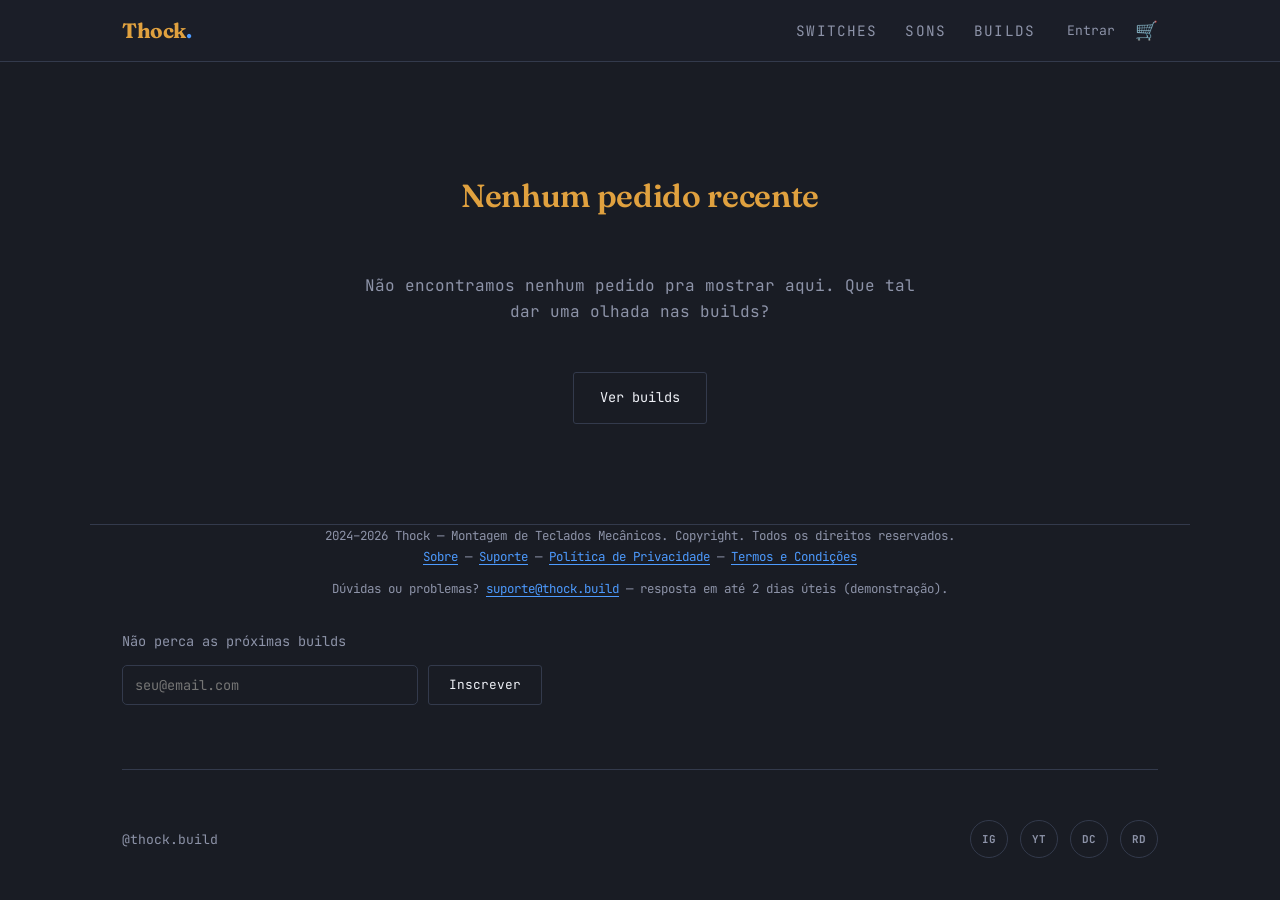
<file: Projeto pratico 2/order-confirmation.html>
<!DOCTYPE html>
<html lang="pt-BR">
<head>
<meta charset="UTF-8">
<meta name="viewport" content="width=device-width, initial-scale=1.0">
<title>Pedido confirmado — Thock</title>
<meta name="description" content="Confirmação do seu pedido fictício na Thock.">
<meta name="theme-color" content="#0f1015">
<link rel="icon" type="image/png" sizes="32x32" href="favicon-32x32.png">
<link rel="icon" type="image/png" sizes="16x16" href="favicon-16x16.png">
<link rel="apple-touch-icon" href="apple-touch-icon.png">
<link rel="shortcut icon" href="favicon.ico">
<link rel="preconnect" href="https://fonts.googleapis.com">
<link rel="preconnect" href="https://fonts.gstatic.com" crossorigin>
<link href="https://fonts.googleapis.com/css2?family=Fraunces:opsz,wght@9..144,400;9..144,600;9..144,700&family=JetBrains+Mono:wght@400;500;700&display=swap" rel="stylesheet">
<link rel="stylesheet" href="styles.css">
</head>
<body>

<div class="side-rail left" aria-hidden="true"><div class="rail-track" id="railLeft"></div></div>
<div class="side-rail right" aria-hidden="true"><div class="rail-track" id="railRight"></div></div>

<header class="site-header">
  <nav aria-label="Navegação principal">
    <a class="logo" href="index.html">Thock<span>.</span></a>
    <button class="nav-toggle" id="navToggle" aria-label="Abrir menu" aria-expanded="false" aria-controls="navPanel">
      <span></span><span></span><span></span>
    </button>
    <div class="nav-right" id="navPanel">
      <ul class="nav-links">
        <li><a href="switches.html">Switches</a></li>
        <li><a href="sounds.html">Sons</a></li>
        <li><a href="builds.html">Builds</a></li>
      </ul>
      <div class="nav-actions">
        <a href="login.html" class="nav-account-link">Entrar</a>
        <a href="cart.html" class="cart-link" aria-label="Ver carrinho">
          🛒<span class="cart-count" id="cartCount" data-count="0">0</span>
        </a>
      </div>
    </div>
  </nav>
</header>

<main>
  <div class="confirmation-wrap">
    <!-- CASO NORMAL: existe um pedido recém-feito. confirmation.js preenche tudo aqui dentro. -->
    <div id="confirmationContent" hidden>
      <div class="confirmation-icon">✓</div>
      <h1>Pedido confirmado!</h1>
      <p>Obrigado por simular uma compra na Thock — isso é só uma demonstração, nenhum item será enviado de verdade.</p>
      <span class="order-number" id="orderNumber"></span>

      <div class="confirmation-summary" id="confirmationSummary">
        <!-- itens do pedido, preenchidos via JS -->
      </div>

      <div class="confirmation-actions">
        <a class="btn btn-primary" href="builds.html">Continuar explorando</a>
        <a class="btn btn-ghost" href="index.html">Voltar pra home</a>
      </div>
    </div>

    <!-- CASO SEM PEDIDO: a pessoa abriu essa página direto, sem passar pelo checkout -->
    <div id="confirmationEmpty" hidden>
      <h1>Nenhum pedido recente</h1>
      <p class="confirmation-empty">Não encontramos nenhum pedido pra mostrar aqui. Que tal dar uma olhada nas builds?</p>
      <div class="confirmation-actions">
        <a class="btn btn-primary" href="builds.html">Ver builds</a>
      </div>
    </div>
  </div>
</main>

<footer class="wrap">
  <div class="footer-content">
    <div class="footer-legal">
      <p>2024–2026 Thock — Montagem de Teclados Mecânicos. Copyright. Todos os direitos reservados.
         <a href="sobre.html">Sobre</a> — <a href="suporte.html">Suporte</a> — <a href="#">Política de Privacidade</a> — <a href="#">Termos e Condições</a></p>
      <p class="support-contact">Dúvidas ou problemas? <a href="mailto:suporte@thock.build">suporte@thock.build</a> — resposta em até 2 dias úteis (demonstração).</p>
    </div>
    <div class="footer-newsletter">
      <p>Não perca as próximas builds</p>
      <form id="newsletterForm" class="newsletter-form" novalidate>
        <input type="email" id="newsletterEmail" placeholder="seu@email.com">
        <button class="btn btn-primary" type="submit">Inscrever</button>
      </form>
      <p class="newsletter-message" id="newsletterMessage"></p>
    </div>
    <div class="footer-bottom-row">
      <span class="footer-handle">@thock.build</span>
      <div class="social-links">
        <a href="#" aria-label="Instagram do Thock">IG</a>
        <a href="#" aria-label="YouTube do Thock">YT</a>
        <a href="#" aria-label="Discord da comunidade Thock">DC</a>
        <a href="#" aria-label="Reddit r/thockbuilds">RD</a>
      </div>
    </div>
  </div>
</footer>

<script src="shop.js"></script>
<script src="confirmation.js"></script>
<script src="rail.js"></script>

</body>
</html>
</file>
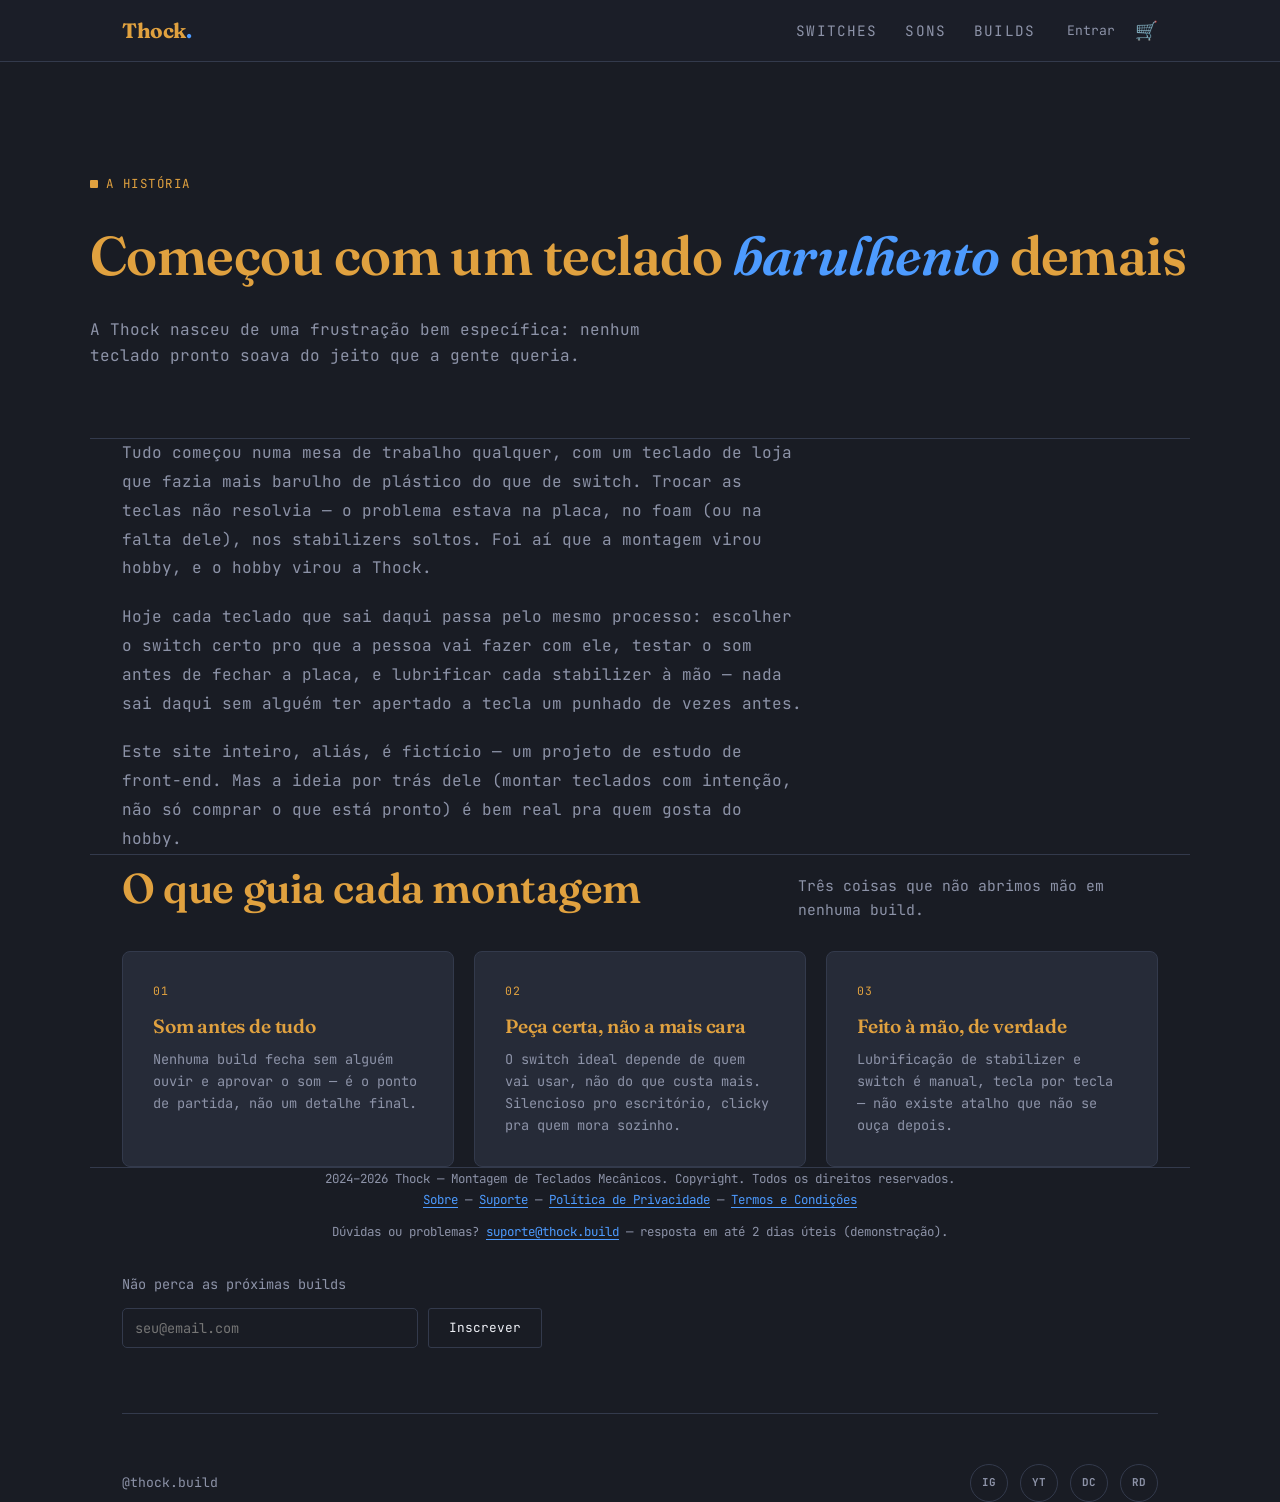
<file: Projeto pratico 2/sobre.html>
<!DOCTYPE html>
<html lang="pt-BR">
<head>
<meta charset="UTF-8">
<meta name="viewport" content="width=device-width, initial-scale=1.0">
<title>Sobre — Thock</title>
<meta name="description" content="A história fictícia por trás da Thock — de onde veio a ideia e o que guia cada montagem.">
<meta name="theme-color" content="#0f1015">
<link rel="icon" type="image/png" sizes="32x32" href="favicon-32x32.png">
<link rel="icon" type="image/png" sizes="16x16" href="favicon-16x16.png">
<link rel="apple-touch-icon" href="apple-touch-icon.png">
<link rel="shortcut icon" href="favicon.ico">
<link rel="preconnect" href="https://fonts.googleapis.com">
<link rel="preconnect" href="https://fonts.gstatic.com" crossorigin>
<link href="https://fonts.googleapis.com/css2?family=Fraunces:opsz,wght@9..144,400;9..144,600;9..144,700&family=JetBrains+Mono:wght@400;500;700&display=swap" rel="stylesheet">
<link rel="stylesheet" href="styles.css">
</head>
<body>

<div class="side-rail left" aria-hidden="true"><div class="rail-track" id="railLeft"></div></div>
<div class="side-rail right" aria-hidden="true"><div class="rail-track" id="railRight"></div></div>

<header class="site-header">
  <nav aria-label="Navegação principal">
    <a class="logo" href="index.html">Thock<span>.</span></a>
    <button class="nav-toggle" id="navToggle" aria-label="Abrir menu" aria-expanded="false" aria-controls="navPanel">
      <span></span><span></span><span></span>
    </button>
    <div class="nav-right" id="navPanel">
      <ul class="nav-links">
        <li><a href="switches.html">Switches</a></li>
        <li><a href="sounds.html">Sons</a></li>
        <li><a href="builds.html">Builds</a></li>
      </ul>
      <div class="nav-actions">
        <a href="login.html" class="nav-account-link">Entrar</a>
        <a href="cart.html" class="cart-link" aria-label="Ver carrinho">
          🛒<span class="cart-count" id="cartCount" data-count="0">0</span>
        </a>
      </div>
    </div>
  </nav>
</header>

<main>
  <header class="page-hero wrap">
    <span class="eyebrow">a história</span>
    <h1>Começou com um teclado <em>barulhento</em> demais</h1>
    <p>A Thock nasceu de uma frustração bem específica: nenhum teclado pronto soava do jeito que a gente queria.</p>
  </header>

  <section class="wrap" aria-labelledby="historia-heading">
    <h2 id="historia-heading" style="position:absolute;left:-9999px;">Nossa história</h2>
    <div style="max-width:680px;">
      <p style="color:var(--text-dim); line-height:1.8; margin-bottom:20px;">
        Tudo começou numa mesa de trabalho qualquer, com um teclado de loja que fazia mais barulho de plástico do que
        de switch. Trocar as teclas não resolvia — o problema estava na placa, no foam (ou na falta dele), nos
        stabilizers soltos. Foi aí que a montagem virou hobby, e o hobby virou a Thock.
      </p>
      <p style="color:var(--text-dim); line-height:1.8; margin-bottom:20px;">
        Hoje cada teclado que sai daqui passa pelo mesmo processo: escolher o switch certo pro que a pessoa vai fazer
        com ele, testar o som antes de fechar a placa, e lubrificar cada stabilizer à mão — nada sai daqui sem alguém
        ter apertado a tecla um punhado de vezes antes.
      </p>
      <p style="color:var(--text-dim); line-height:1.8;">
        Este site inteiro, aliás, é fictício — um projeto de estudo de front-end. Mas a ideia por trás dele (montar
        teclados com intenção, não só comprar o que está pronto) é bem real pra quem gosta do hobby.
      </p>
    </div>
  </section>

  <section class="wrap" aria-labelledby="valores-heading">
    <div class="section-head">
      <h2 id="valores-heading">O que guia cada montagem</h2>
      <p>Três coisas que não abrimos mão em nenhuma build.</p>
    </div>
    <div class="guide-grid">
      <div class="guide-card" style="cursor:default;">
        <span class="tag">01</span>
        <h3>Som antes de tudo</h3>
        <p>Nenhuma build fecha sem alguém ouvir e aprovar o som — é o ponto de partida, não um detalhe final.</p>
      </div>
      <div class="guide-card" style="cursor:default;">
        <span class="tag">02</span>
        <h3>Peça certa, não a mais cara</h3>
        <p>O switch ideal depende de quem vai usar, não do que custa mais. Silencioso pro escritório, clicky pra quem mora sozinho.</p>
      </div>
      <div class="guide-card" style="cursor:default;">
        <span class="tag">03</span>
        <h3>Feito à mão, de verdade</h3>
        <p>Lubrificação de stabilizer e switch é manual, tecla por tecla — não existe atalho que não se ouça depois.</p>
      </div>
    </div>
  </section>
</main>

<footer class="wrap">
  <div class="footer-content">
    <div class="footer-legal">
      <p>2024–2026 Thock — Montagem de Teclados Mecânicos. Copyright. Todos os direitos reservados.
         <a href="sobre.html">Sobre</a> — <a href="suporte.html">Suporte</a> — <a href="#">Política de Privacidade</a> — <a href="#">Termos e Condições</a></p>
      <p class="support-contact">Dúvidas ou problemas? <a href="mailto:suporte@thock.build">suporte@thock.build</a> — resposta em até 2 dias úteis (demonstração).</p>
    </div>
    <div class="footer-newsletter">
      <p>Não perca as próximas builds</p>
      <form id="newsletterForm" class="newsletter-form" novalidate>
        <input type="email" id="newsletterEmail" placeholder="seu@email.com">
        <button class="btn btn-primary" type="submit">Inscrever</button>
      </form>
      <p class="newsletter-message" id="newsletterMessage"></p>
    </div>
    <div class="footer-bottom-row">
      <span class="footer-handle">@thock.build</span>
      <div class="social-links">
        <a href="#" aria-label="Instagram do Thock">IG</a>
        <a href="#" aria-label="YouTube do Thock">YT</a>
        <a href="#" aria-label="Discord da comunidade Thock">DC</a>
        <a href="#" aria-label="Reddit r/thockbuilds">RD</a>
      </div>
    </div>
  </div>
</footer>

<script src="shop.js"></script>
<script src="rail.js"></script>

</body>
</html>
</file>
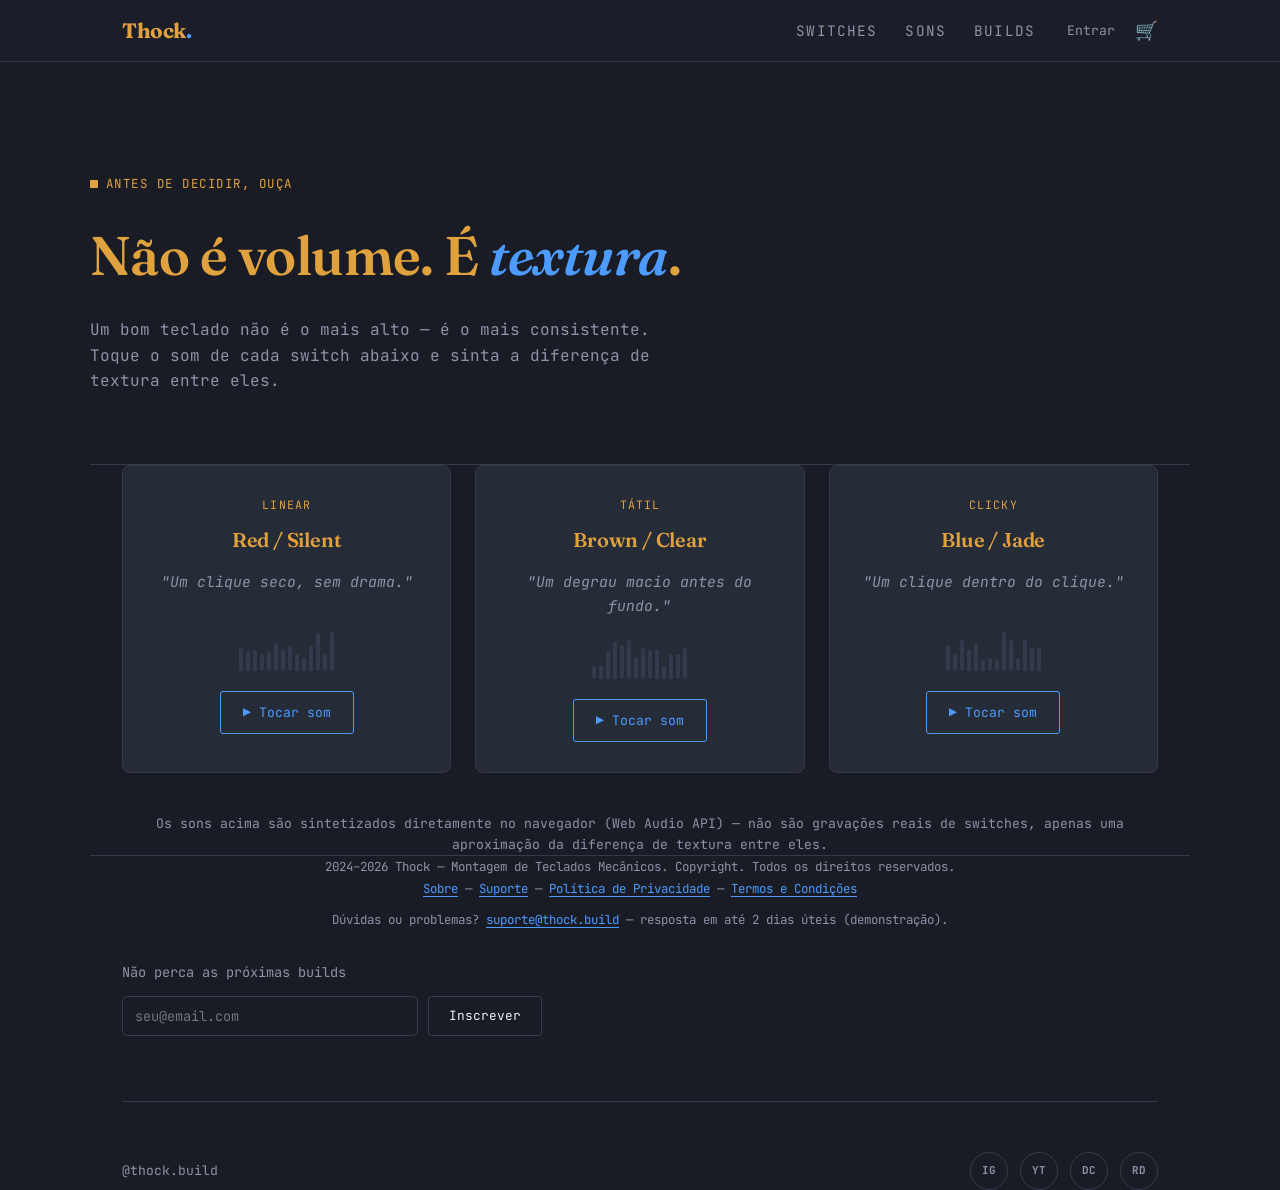
<file: Projeto pratico 2/sounds.html>
<!DOCTYPE html>
<html lang="pt-BR">
<head>
<meta charset="UTF-8">
<meta name="viewport" content="width=device-width, initial-scale=1.0">
<title>Sons — Thock</title>
<meta name="description" content="Ouça o som de cada tipo de switch antes de decidir qual combina com você.">
<meta name="theme-color" content="#0f1015">
<!-- OPEN GRAPH — como o link aparece quando compartilhado no WhatsApp, Discord, redes sociais etc.
     Troque og:image por uma imagem de verdade (1200x630px) quando tiver uma; por enquanto usa o ícone do site. -->
<meta property="og:type" content="website">
<meta property="og:site_name" content="Thock">
<meta property="og:title" content="Sons — Thock">
<meta property="og:description" content="Ouça o som de cada tipo de switch antes de decidir qual combina com você.">
<meta property="og:image" content="apple-touch-icon.png">
<meta name="twitter:card" content="summary">
<link rel="preconnect" href="https://fonts.googleapis.com">
<link rel="preconnect" href="https://fonts.gstatic.com" crossorigin>
<link href="https://fonts.googleapis.com/css2?family=Fraunces:opsz,wght@9..144,400;9..144,600;9..144,700&family=JetBrains+Mono:wght@400;500;700&display=swap" rel="stylesheet">
<link rel="icon" type="image/png" sizes="32x32" href="favicon-32x32.png">
<link rel="icon" type="image/png" sizes="16x16" href="favicon-16x16.png">
<link rel="apple-touch-icon" href="apple-touch-icon.png">
<link rel="shortcut icon" href="favicon.ico">
<link rel="stylesheet" href="styles.css">
</head>
<body>

<div class="side-rail left" aria-hidden="true"><div class="rail-track" id="railLeft"></div></div>
<div class="side-rail right" aria-hidden="true"><div class="rail-track" id="railRight"></div></div>

<header class="site-header">
  <nav aria-label="Navegação principal">
    <a class="logo" href="index.html">Thock<span>.</span></a>
    <button class="nav-toggle" id="navToggle" aria-label="Abrir menu" aria-expanded="false" aria-controls="navPanel">
      <span></span><span></span><span></span>
    </button>
    <div class="nav-right" id="navPanel">
  <ul class="nav-links">
    <li><a href="switches.html">Switches</a></li>
    <li><a href="sounds.html">Sons</a></li>
    <li><a href="builds.html">Builds</a></li>
  </ul>
  <div class="nav-actions">
    <a href="login.html" class="nav-account-link">Entrar</a>
    <a href="cart.html" class="cart-link" aria-label="Ver carrinho">
      🛒<span class="cart-count" id="cartCount" data-count="0">0</span>
    </a>
  </div>
</div>
  </nav>
</header>

<main>
  <header class="page-hero wrap">
    <span class="eyebrow">antes de decidir, ouça</span>
    <h1>Não é volume. É <em>textura</em>.</h1>
    <p>Um bom teclado não é o mais alto — é o mais consistente. Toque o som de cada switch abaixo e sinta a diferença de textura entre eles.</p>
  </header>

  <section class="wrap" aria-labelledby="sons-heading">
    <h2 id="sons-heading" style="position:absolute;left:-9999px;">Sons por tipo de switch</h2>

    <div class="sound-grid">

      <div class="sound-card">
        <span class="tag">Linear</span>
        <h2>Red / Silent</h2>
        <p class="phrase">"Um clique seco, sem drama."</p>
        <div class="waveform-mini" data-waveform="linear"></div>
        <button class="play-btn" data-sound="linear" type="button">▶ Tocar som</button>
      </div>

      <div class="sound-card">
        <span class="tag">Tátil</span>
        <h2>Brown / Clear</h2>
        <p class="phrase">"Um degrau macio antes do fundo."</p>
        <div class="waveform-mini" data-waveform="tactile"></div>
        <button class="play-btn" data-sound="tactile" type="button">▶ Tocar som</button>
      </div>

      <div class="sound-card">
        <span class="tag">Clicky</span>
        <h2>Blue / Jade</h2>
        <p class="phrase">"Um clique dentro do clique."</p>
        <div class="waveform-mini" data-waveform="clicky"></div>
        <button class="play-btn" data-sound="clicky" type="button">▶ Tocar som</button>
      </div>

    </div>

    <p class="sound-note">
      Os sons acima são sintetizados diretamente no navegador (Web Audio API) — não são gravações reais de switches,
      apenas uma aproximação da diferença de textura entre eles.
    </p>
  </section>
</main>

<footer class="wrap">
  <div class="footer-content">
    <div class="footer-legal">
      <p>2024–2026 Thock — Montagem de Teclados Mecânicos. Copyright. Todos os direitos reservados.
         <a href="sobre.html">Sobre</a> — <a href="suporte.html">Suporte</a> — <a href="#">Política de Privacidade</a> — <a href="#">Termos e Condições</a></p>
      <p class="support-contact">Dúvidas ou problemas? <a href="mailto:suporte@thock.build">suporte@thock.build</a> — resposta em até 2 dias úteis (demonstração).</p>
    </div>
    <div class="footer-newsletter">
      <p>Não perca as próximas builds</p>
      <form id="newsletterForm" class="newsletter-form" novalidate>
        <input type="email" id="newsletterEmail" placeholder="seu@email.com">
        <button class="btn btn-primary" type="submit">Inscrever</button>
      </form>
      <p class="newsletter-message" id="newsletterMessage"></p>
    </div>
    <div class="footer-bottom-row">
      <span class="footer-handle">@thock.build</span>
      <div class="social-links">
        <a href="#" aria-label="Instagram do Thock">IG</a>
        <a href="#" aria-label="YouTube do Thock">YT</a>
        <a href="#" aria-label="Discord da comunidade Thock">DC</a>
        <a href="#" aria-label="Reddit r/thockbuilds">RD</a>
      </div>
    </div>
  </div>
</footer>

<script src="sounds.js"></script>
<script src="shop.js"></script>
<script src="rail.js"></script>
</body>
</html>
</file>
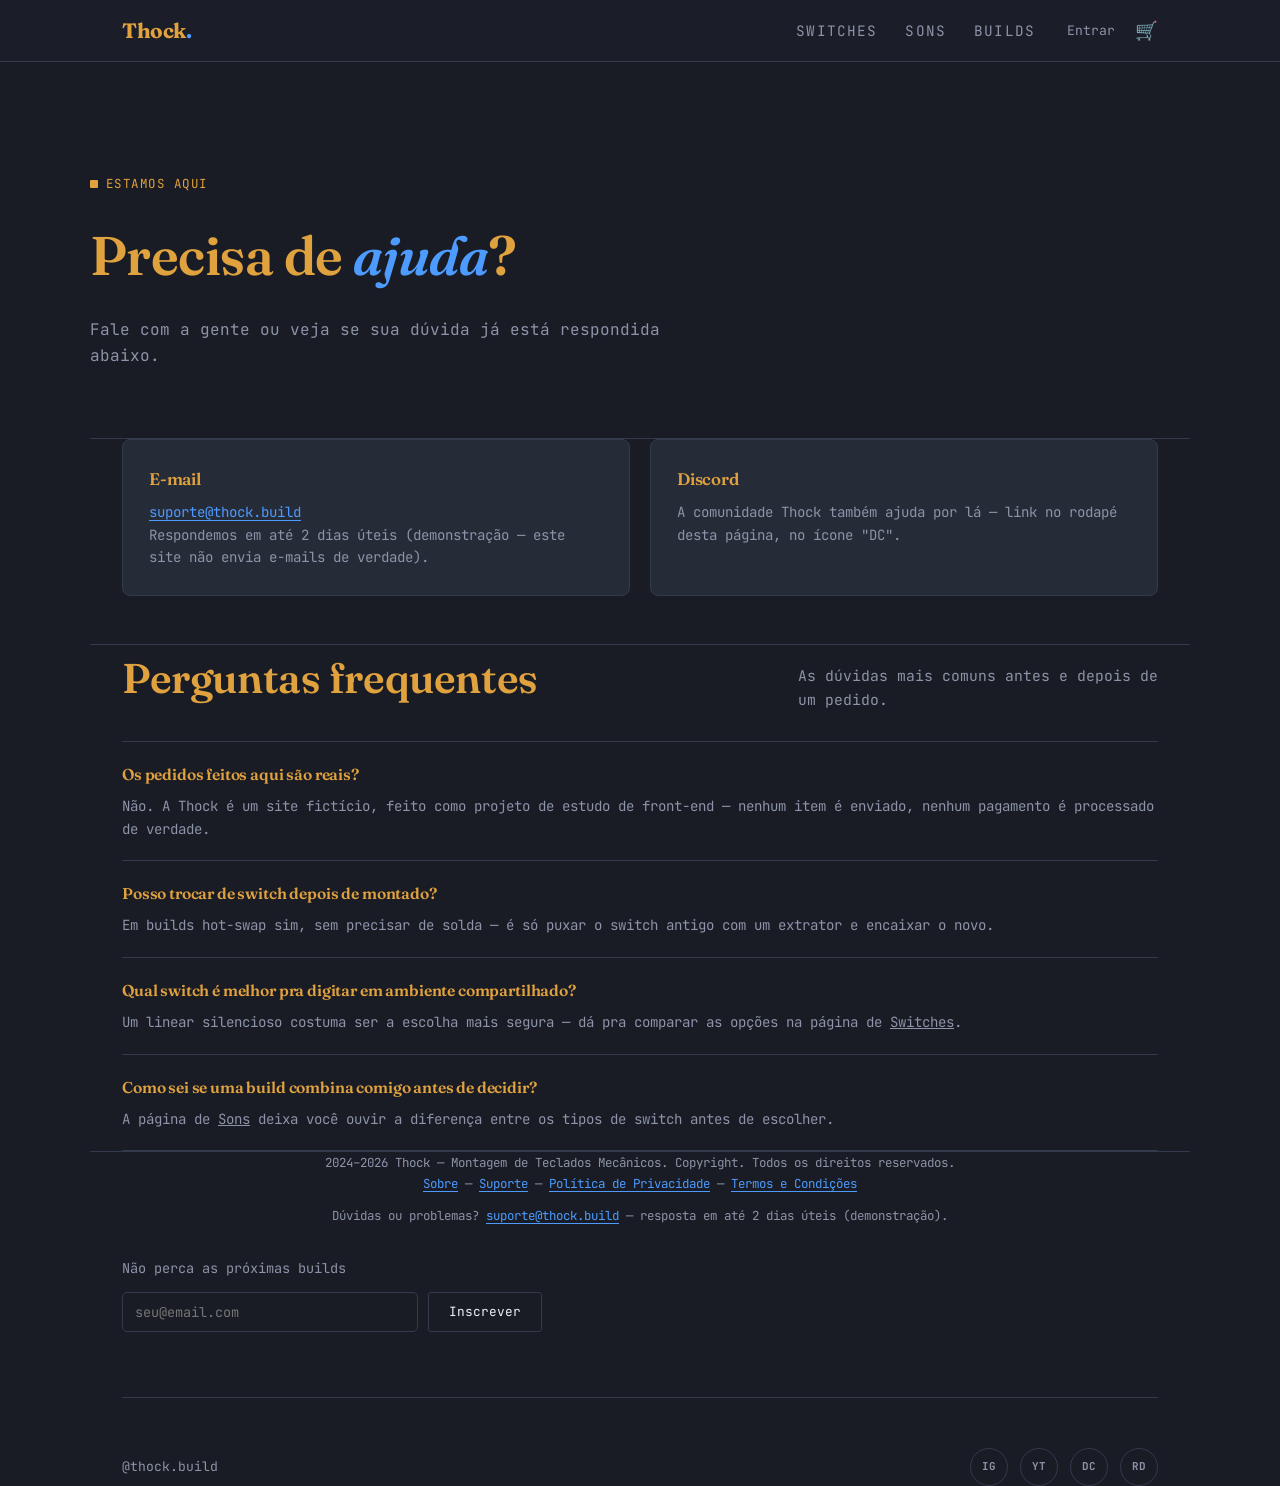
<file: Projeto pratico 2/suporte.html>
<!DOCTYPE html>
<html lang="pt-BR">
<head>
<meta charset="UTF-8">
<meta name="viewport" content="width=device-width, initial-scale=1.0">
<title>Suporte — Thock</title>
<meta name="description" content="Fale com o suporte da Thock ou confira as perguntas mais comuns sobre pedidos e montagens.">
<meta name="theme-color" content="#0f1015">
<link rel="icon" type="image/png" sizes="32x32" href="favicon-32x32.png">
<link rel="icon" type="image/png" sizes="16x16" href="favicon-16x16.png">
<link rel="apple-touch-icon" href="apple-touch-icon.png">
<link rel="shortcut icon" href="favicon.ico">
<link rel="preconnect" href="https://fonts.googleapis.com">
<link rel="preconnect" href="https://fonts.gstatic.com" crossorigin>
<link href="https://fonts.googleapis.com/css2?family=Fraunces:opsz,wght@9..144,400;9..144,600;9..144,700&family=JetBrains+Mono:wght@400;500;700&display=swap" rel="stylesheet">
<link rel="stylesheet" href="styles.css">
</head>
<body>

<div class="side-rail left" aria-hidden="true"><div class="rail-track" id="railLeft"></div></div>
<div class="side-rail right" aria-hidden="true"><div class="rail-track" id="railRight"></div></div>

<header class="site-header">
  <nav aria-label="Navegação principal">
    <a class="logo" href="index.html">Thock<span>.</span></a>
    <button class="nav-toggle" id="navToggle" aria-label="Abrir menu" aria-expanded="false" aria-controls="navPanel">
      <span></span><span></span><span></span>
    </button>
    <div class="nav-right" id="navPanel">
      <ul class="nav-links">
        <li><a href="switches.html">Switches</a></li>
        <li><a href="sounds.html">Sons</a></li>
        <li><a href="builds.html">Builds</a></li>
      </ul>
      <div class="nav-actions">
        <a href="login.html" class="nav-account-link">Entrar</a>
        <a href="cart.html" class="cart-link" aria-label="Ver carrinho">
          🛒<span class="cart-count" id="cartCount" data-count="0">0</span>
        </a>
      </div>
    </div>
  </nav>
</header>

<main>
  <header class="page-hero wrap">
    <span class="eyebrow">estamos aqui</span>
    <h1>Precisa de <em>ajuda</em>?</h1>
    <p>Fale com a gente ou veja se sua dúvida já está respondida abaixo.</p>
  </header>

  <section class="wrap" aria-labelledby="contato-heading">
    <h2 id="contato-heading" style="position:absolute;left:-9999px;">Formas de contato</h2>
    <div class="support-info">
      <div class="support-info-card">
        <h3>E-mail</h3>
        <p><a href="mailto:suporte@thock.build">suporte@thock.build</a><br>Respondemos em até 2 dias úteis (demonstração — este site não envia e-mails de verdade).</p>
      </div>
      <div class="support-info-card">
        <h3>Discord</h3>
        <p>A comunidade Thock também ajuda por lá — link no rodapé desta página, no ícone "DC".</p>
      </div>
    </div>
  </section>

  <section class="wrap" aria-labelledby="faq-heading">
    <div class="section-head">
      <h2 id="faq-heading">Perguntas frequentes</h2>
      <p>As dúvidas mais comuns antes e depois de um pedido.</p>
    </div>

    <div class="faq-item">
      <h3>Os pedidos feitos aqui são reais?</h3>
      <p>Não. A Thock é um site fictício, feito como projeto de estudo de front-end — nenhum item é enviado, nenhum pagamento é processado de verdade.</p>
    </div>
    <div class="faq-item">
      <h3>Posso trocar de switch depois de montado?</h3>
      <p>Em builds hot-swap sim, sem precisar de solda — é só puxar o switch antigo com um extrator e encaixar o novo.</p>
    </div>
    <div class="faq-item">
      <h3>Qual switch é melhor pra digitar em ambiente compartilhado?</h3>
      <p>Um linear silencioso costuma ser a escolha mais segura — dá pra comparar as opções na página de <a href="switches.html">Switches</a>.</p>
    </div>
    <div class="faq-item">
      <h3>Como sei se uma build combina comigo antes de decidir?</h3>
      <p>A página de <a href="sounds.html">Sons</a> deixa você ouvir a diferença entre os tipos de switch antes de escolher.</p>
    </div>
  </section>
</main>

<footer class="wrap">
  <div class="footer-content">
    <div class="footer-legal">
      <p>2024–2026 Thock — Montagem de Teclados Mecânicos. Copyright. Todos os direitos reservados.
         <a href="sobre.html">Sobre</a> — <a href="suporte.html">Suporte</a> — <a href="#">Política de Privacidade</a> — <a href="#">Termos e Condições</a></p>
      <p class="support-contact">Dúvidas ou problemas? <a href="mailto:suporte@thock.build">suporte@thock.build</a> — resposta em até 2 dias úteis (demonstração).</p>
    </div>
    <div class="footer-newsletter">
      <p>Não perca as próximas builds</p>
      <form id="newsletterForm" class="newsletter-form" novalidate>
        <input type="email" id="newsletterEmail" placeholder="seu@email.com">
        <button class="btn btn-primary" type="submit">Inscrever</button>
      </form>
      <p class="newsletter-message" id="newsletterMessage"></p>
    </div>
    <div class="footer-bottom-row">
      <span class="footer-handle">@thock.build</span>
      <div class="social-links">
        <a href="#" aria-label="Instagram do Thock">IG</a>
        <a href="#" aria-label="YouTube do Thock">YT</a>
        <a href="#" aria-label="Discord da comunidade Thock">DC</a>
        <a href="#" aria-label="Reddit r/thockbuilds">RD</a>
      </div>
    </div>
  </div>
</footer>

<script src="shop.js"></script>
<script src="rail.js"></script>

</body>
</html>
</file>
<file: Projeto pratico 2/styles.css>
/* ======================================================
   VARIÁVEIS DE COR
   Paleta tirada do teu próprio teclado: preto/quase-preto
   de base, um cinza azulado (a cor real das keycaps) pras
   superfícies, e o azul elétrico do RGB como destaque
   principal. O mostarda das teclas especiais (Esc, Enter,
   setas) vira só um toque secundário, não o protagonista.
   ====================================================== */
:root{
  --bg:#191c24;          /* fundo geral — preto azulado, um pouco mais claro que antes */
  --surface:#262b38;     /* fundo de cards e caixas elevadas — o cinza azulado das keycaps */
  --surface-2:#313749;   /* uma camada a mais de profundidade, usada em hover */
  --text:#eef0f6;        /* texto principal — branco levemente azulado */
  --text-dim:#8d93a8;    /* texto secundário / parágrafos */
  --clay:#4d9bff;        /* cor de destaque PRINCIPAL — azul elétrico, igual ao brilho do RGB */
  --moss:#e0a13f;        /* cor de destaque SECUNDÁRIA — mostarda das teclas especiais, usada com mais moderação */
  --line:#333a4c;        /* bordas e divisórias */
}

*{ margin:0; padding:0; box-sizing:border-box; }
html{ scroll-behavior:smooth; }

body{
  background:var(--bg);
  color:var(--text);
  font-family:'JetBrains Mono', monospace;
  line-height:1.6;
  overflow-x:hidden;
}

h1,h2,h3{
  font-family:'Fraunces', serif;
  font-weight:600;
  letter-spacing:-0.01em;
  color:var(--moss); /* tom mostarda/amarelo do teclado nos títulos */
}

a{ color:inherit; }
::selection{ background:var(--clay); color:var(--bg); }
:focus-visible{ outline:2px solid var(--clay); outline-offset:3px; }

.wrap{
  max-width:1100px;
  margin:0 auto;
  padding:0 32px;
}

/* ======================================================
   NAV — barra fixa no topo, presente em TODAS as páginas
   Corrigido: fundo mais opaco e cor de texto fixa, pra não
   depender só do backdrop-filter (que pode falhar de
   carregar antes da fonte / em navegadores sem suporte).
   ====================================================== */
header.site-header{
  position:fixed;
  top:0; left:0; right:0;
  z-index:50;
  background:#1c1f29;             /* cor sólida de base — sempre visível, mesmo sem blur (atualizada pra combinar com a nova paleta) */
  background:rgba(28,31,41,0.96); /* opacidade bem alta (quase sólida) por cima da cor sólida acima */
  backdrop-filter:blur(8px);      /* efeito vidro — só some se o navegador não suportar, mas o fundo acima já resolve */
  -webkit-backdrop-filter:blur(8px);
  border-bottom:1px solid var(--line);
}
nav{
  display:flex;
  align-items:center;
  justify-content:space-between;
  padding:14px 32px;
  max-width:1100px;
  margin:0 auto;
  position:relative; /* ancora o painel mobile (.nav-right em telas pequenas) logo abaixo da nav */
}
.logo{
  font-family:'Fraunces', serif;
  font-weight:700;
  font-size:1.3rem;
  letter-spacing:-0.02em;
  color:var(--moss); /* nome "thock" no tom mostarda/amarelo do teclado */
  text-decoration:none;
}
.logo span{ color:var(--clay); }
.nav-links{
  display:flex;
  gap:28px;
  list-style:none;
  font-size:0.9rem;
  text-transform:uppercase;
  letter-spacing:0.08em;
}
/* Agrupa os links do menu + as ações (Entrar/Carrinho) do lado direito da nav,
   já que agora são dois grupos ao lado do logo, não só um */
.nav-right{
  display:flex;
  align-items:center;
  gap:32px;
}
.nav-actions{
  display:flex;
  align-items:center;
  gap:20px;
  font-size:0.82rem;
}
.nav-account-link{
  text-decoration:none;
  color:var(--text-dim);
  transition:color .2s;
  white-space:nowrap;
}
.nav-account-link:hover{ color:var(--clay); }
.cart-link{
  position:relative;
  display:flex;
  align-items:center;
  text-decoration:none;
  color:var(--text-dim);
  font-size:1.15rem;
  transition:color .2s;
}
.cart-link:hover{ color:var(--clay); }
.cart-count{
  position:absolute;
  top:-8px; right:-10px;
  min-width:16px;
  height:16px;
  padding:0 4px;
  border-radius:8px;
  background:var(--clay);
  color:var(--bg);
  font-size:0.62rem;
  font-weight:700;
  display:flex;
  align-items:center;
  justify-content:center;
}
.cart-count[data-count="0"]{ display:none; } /* esconde a bolinha quando o carrinho está vazio */
/* Em telas pequenas, .nav-actions passa a ficar dentro do painel mobile (ver mais abaixo) */
.nav-links a{
  text-decoration:none;
  color:var(--text-dim);
  transition:color .2s;
  padding-bottom:4px;
  border-bottom:2px solid transparent; /* reservado para o indicador de página ativa */
}
.nav-links a:hover{ color:var(--clay); }
.nav-links a.active{
  color:var(--text);
  border-bottom-color:var(--clay); /* sublinhado sutil indicando em que página você está */
}
.nav-links li{ display:list-item; }
/* ======================================================
   MENU MOBILE — botão hambúrguer + painel que abre/fecha
   ====================================================== */
.nav-toggle{
  display:none; /* só aparece abaixo de 640px, ver media query no fim deste bloco */
  flex-direction:column;
  justify-content:center;
  gap:5px;
  width:32px; height:32px;
  background:none;
  border:none;
  cursor:pointer;
  padding:0;
}
.nav-toggle span{
  width:100%;
  height:2px;
  background:var(--text);
  border-radius:2px;
  transition:transform .25s, opacity .2s;
}
/* Quando aberto, as três barrinhas viram um "X" */
.nav-toggle.open span:nth-child(1){ transform:translateY(7px) rotate(45deg); }
.nav-toggle.open span:nth-child(2){ opacity:0; }
.nav-toggle.open span:nth-child(3){ transform:translateY(-7px) rotate(-45deg); }

@media (max-width:640px){
  .nav-toggle{ display:flex; } /* mostra o hambúrguer só no mobile */

  .nav-right{
    display:none; /* painel escondido por padrão no mobile */
    position:absolute;
    top:100%; left:0; right:0;
    flex-direction:column;
    align-items:flex-start;
    gap:24px;
    background:var(--bg);
    border-bottom:1px solid var(--line);
    padding:24px 32px 32px;
  }
  .nav-right.open{ display:flex; } /* JS adiciona essa classe ao clicar no hambúrguer */

  .nav-links{
    flex-direction:column;
    gap:18px;
    width:100%;
  }
  .nav-actions{
    display:flex; /* no desktop essa regra já existe; no mobile também precisa mostrar dentro do painel */
    flex-direction:column;
    align-items:flex-start;
    gap:14px;
    width:100%;
  }
}

/* ======================================================
   BOTÕES — usados em vários lugares do site
   ====================================================== */
.btn{
  font-family:'JetBrains Mono', monospace;
  font-size:0.85rem;
  padding:14px 26px;
  border-radius:3px;
  text-decoration:none;
  display:inline-block;
  transition:transform .15s, background .15s, color .15s, border-color .15s; /* anima também cor e borda, não só o "levantar" */
  border:1px solid transparent;
}
/* Estado normal: os dois botões agora ficam iguais, no visual original do "Ver builds"
   (contorno fino, sem preenchimento) */
.btn-primary, .btn-ghost{
  background:transparent;
  border-color:var(--line);
  color:var(--text);
}

/* Hover: os dois sobem juntos (mesma animação) e ganham o contorno na cor de destaque */
.btn-primary:hover, .btn-ghost:hover{
  transform:translateY(-2px);
  border-color:var(--clay);
  color:var(--clay);
}

/* ======================================================
   HERO DA HOME — centralizado, com animação de entrada
   ====================================================== */
.hero{
  padding:180px 0 100px;
  text-align:center;         /* título e texto centralizados, como pedido */
}
.hero .eyebrow{
  display:inline-flex;
  align-items:center;
  gap:8px;
  font-size:0.78rem;
  text-transform:uppercase;
  letter-spacing:0.12em;
  color:var(--moss);
  margin-bottom:22px;
}
.hero .eyebrow::before{
  content:'';
  width:8px; height:8px;
  background:var(--moss);
  border-radius:1px;
  display:inline-block;
}
.hero h1{
  font-size:clamp(2.6rem, 6vw, 4.6rem);
  line-height:1.05;
  max-width:16ch;
  margin:0 auto 26px;   /* margin auto centraliza o bloco de texto mesmo com max-width */
}
.hero h1 em{ font-style:italic; color:var(--clay); }
.hero p{
  max-width:52ch;
  margin:0 auto 40px;
  color:var(--text-dim);
}
.hero .cta-row{
  display:flex;
  gap:16px;
  justify-content:center;  /* botões centralizados */
  flex-wrap:wrap;
}

/* Animação de entrada: cada elemento do hero "sobe e aparece",
   em sequência (cada um com um pouquinho mais de atraso que o anterior) */
@keyframes fadeUp{
  from{ opacity:0; transform:translateY(14px); }
  to{ opacity:1; transform:translateY(0); }
}
.hero .eyebrow{ animation:fadeUp .6s ease both; }
.hero h1{ animation:fadeUp .6s ease .12s both; }
.hero p{ animation:fadeUp .6s ease .24s both; }
.hero .cta-row{ animation:fadeUp .6s ease .36s both; }
.hero .keycap-demo{ animation:fadeUp .6s ease .48s both; }

/* ======================================================
   DEMO INTERATIVA DE TECLAS (na home)
   ====================================================== */
.keycap-demo{
  margin:70px auto 0;
  max-width:520px;              /* centraliza a caixa junto com o resto do hero */
  padding:36px 28px;
  background:var(--surface);
  border:1px solid var(--line);
  border-radius:8px;
}
.keycap-demo .hint{
  font-size:0.75rem;
  color:var(--text-dim);
  text-transform:uppercase;
  letter-spacing:0.1em;
  margin-bottom:20px;
}
.keys{ display:flex; gap:8px; flex-wrap:wrap; justify-content:center; }
.key{
  --depress:0px;
  width:56px; height:56px;
  background:linear-gradient(180deg, #e6ac52, #c98a2e); /* caixa da tecla na cor mostarda/amarelo do teclado */
  border:1px solid #b87c28;
  border-bottom:4px solid #8f5f1a;
  border-radius:6px;
  display:flex; align-items:center; justify-content:center;
  font-size:0.9rem;
  color:var(--text); /* letra da tecla em branco, para contrastar com a caixa amarela */
  cursor:pointer;
  user-select:none;
  transform:translateY(var(--depress));
  transition:transform .06s ease-out, border-bottom-width .06s ease-out, box-shadow .15s;
  position:relative;
}
.key:active, .key.pressed{
  --depress:3px;
  border-bottom-width:1px;
  box-shadow:0 0 0 2px rgba(191,109,67,0.25);
}

/* ======================================================
   TRILHOS LATERAIS — teclados em miniatura "passando" nas
   margens da home, só visíveis em telas largas o suficiente
   pra sobrar espaço fora da coluna central de 1100px.
   ====================================================== */
.side-rail{
  position:fixed;
  top:0;
  height:100vh;
  width:calc((100vw - 1100px) / 2); /* exatamente o tamanho da margem sobrando de cada lado */
  display:flex;
  justify-content:center;
  overflow:hidden;
  pointer-events:none; /* não atrapalha cliques no conteúdo real */
  z-index:0; /* fica atrás do menu (z-index:50) e do conteúdo normal */
  /* some suavemente no topo e no rodapé, em vez de "cortar" o teclado no meio */
  -webkit-mask-image:linear-gradient(to bottom, transparent, black 15%, black 85%, transparent);
  mask-image:linear-gradient(to bottom, transparent, black 15%, black 85%, transparent);
}
.side-rail.left{ left:0; }
.side-rail.right{ right:0; }

.rail-track{
  display:flex;
  flex-direction:column;
  gap:48px; /* mais respiro, acompanhando os teclados maiores */
  animation:railScroll 52s linear infinite; /* mais devagar — tem mais conteúdo rolando agora */
}
/* o trilho da direita rola pro lado oposto, só pra não ficarem sincronizados */
.side-rail.right .rail-track{ animation-direction:reverse; }

@keyframes railScroll{
  from{ transform:translateY(0); }
  to{ transform:translateY(-50%); } /* -50% porque o conteúdo é duplicado via JS, criando um loop sem emenda */
}

.mini-kb{
  display:grid;
  grid-template-columns:repeat(4, 1fr); /* mini "teclado" 4x3 */
  gap:6px;
  width:108px; /* antes era 72px — bem mais visível agora */
  padding:12px;
  background:var(--surface);
  border:1px solid var(--line);
  border-radius:8px;
  /* opacity e transform (escala) não ficam fixos aqui — o main.js varia esses dois
     valores um pouco pra cada teclado, pra eles não parecerem todos clones idênticos */
}
.mini-key{
  aspect-ratio:1;
  background:linear-gradient(180deg, #d99a4a, #b87c2e); /* mesmo tom mostarda das teclas reais */
  border-radius:3px;
  animation:miniPress 3.6s ease-in-out infinite;
  /* o animation-delay de cada tecla agora vem aleatório via JS (inline, no main.js) —
     as regras nth-child abaixo só ficam de reserva, caso o JavaScript não carregue */
}
.mini-key:nth-child(1){ animation-delay:0s; }
.mini-key:nth-child(2){ animation-delay:.7s; }
.mini-key:nth-child(3){ animation-delay:1.3s; }
.mini-key:nth-child(4){ animation-delay:.2s; }
.mini-key:nth-child(5){ animation-delay:2.1s; }
.mini-key:nth-child(6){ animation-delay:1s; }
.mini-key:nth-child(7){ animation-delay:2.6s; }
.mini-key:nth-child(8){ animation-delay:.5s; }
.mini-key:nth-child(9){ animation-delay:1.7s; }
.mini-key:nth-child(10){ animation-delay:2.9s; }
.mini-key:nth-child(11){ animation-delay:.9s; }
.mini-key:nth-child(12){ animation-delay:2.2s; }

@keyframes miniPress{
  0%, 85%, 100%{ transform:translateY(0); opacity:1; }
  90%{ transform:translateY(2px); opacity:0.65; } /* a tecla "afunda" rapidinho, como se fosse pressionada */
}

/* Em telas sem espaço sobrando nas laterais, os trilhos somem — não tem onde mostrar.
   Breakpoint mais alto que antes, porque os teclados agora são maiores e precisam de mais margem. */
@media (max-width:1500px){
  .side-rail{ display:none; }
}
.key::after{
  content:'';
  position:absolute; inset:0;
  border-radius:6px;
  background:radial-gradient(circle, rgba(191,109,67,0.35), transparent 70%);
  opacity:0;
  transition:opacity .3s;
  pointer-events:none;
}
.key.rippled::after{ opacity:1; animation:ripple .5s ease-out; }
@keyframes ripple{ from{ opacity:0.7; } to{ opacity:0; transform:scale(1.4); } }
.typed-out{
  margin-top:22px;
  min-height:1.4em;
  font-size:1.05rem;
  color:var(--clay);
  text-align:center;
}
.typed-out .cursor{
  display:inline-block; width:2px; height:1em;
  background:var(--clay);
  vertical-align:text-bottom;
  animation:blink 1s step-end infinite;
  margin-left:2px;
}
@keyframes blink{ 50%{ opacity:0; } }

/* ======================================================
   SEÇÕES GERAIS (usado em todas as páginas)
   ====================================================== */
section{ padding:100px 0; border-top:1px solid var(--line); }
.section-head{
  display:flex;
  justify-content:space-between;
  align-items:flex-end;
  gap:24px;
  margin-bottom:30px;
  flex-wrap:wrap;
}
.section-head h2{ font-size:clamp(1.8rem, 3.4vw, 2.6rem); }
.section-head p{ color:var(--text-dim); max-width:40ch; font-size:0.92rem; }

/* Cabeçalho simples usado no TOPO das páginas internas (Switches, Sons, Builds) —
   diferente do .hero da home: não é centralizado, fica logo abaixo do menu fixo */
.page-hero{
  padding:170px 0 70px;
  border-top:none;
}
.page-hero .eyebrow{
  display:inline-flex; align-items:center; gap:8px;
  font-size:0.78rem; text-transform:uppercase; letter-spacing:0.12em;
  color:var(--moss); margin-bottom:18px;
}
.page-hero .eyebrow::before{
  content:''; width:8px; height:8px; background:var(--moss);
  border-radius:1px; display:inline-block;
}
.page-hero h1{ font-size:clamp(2.2rem, 5vw, 3.4rem); margin-bottom:18px; }
.page-hero h1 em{ font-style:italic; color:var(--clay); } /* mesma palavra em destaque azul/itálico da home, aplicada aqui */
.page-hero p{ color:var(--text-dim); max-width:60ch; }

/* Mesma animação de entrada do hero da home, aplicada aqui pro cabeçalho das páginas internas */
.page-hero .eyebrow{ animation:fadeUp .6s ease both; }
.page-hero h1{ animation:fadeUp .6s ease .12s both; }
.page-hero p{ animation:fadeUp .6s ease .24s both; }

/* ======================================================
   ESPAÇO RESERVADO PARA IMAGENS — placeholder visual
   Troque a <div class="img-placeholder"> por uma <img>
   (mesmas classes de tamanho) assim que tiver as fotos.
   ====================================================== */
.img-placeholder{
  display:flex;
  align-items:center;
  justify-content:center;
  width:100%;              /* preenche toda a largura da caixa (funciona pra <div> e pra <img>) */
  overflow:hidden;         /* se alguém colocar a <img> DENTRO da div (em vez de substituir), isso corta o excesso */
  object-fit:cover;        /* só afeta quando a própria caixa é uma <img>: corta a foto sem esticar/distorcer */
  object-position:center;  /* qual parte da foto fica visível quando algo precisa ser cortado */
  background:var(--surface-2);
  border:1px dashed var(--line);
  border-radius:8px;
  color:var(--text-dim);
  font-size:0.72rem;
  text-transform:uppercase;
  letter-spacing:0.08em;
  text-align:center;
  padding:12px;
}
/* Caso a <img> seja colocada DENTRO do placeholder (em vez de substituir a div),
   essa regra garante que ela também preencha a caixa certinho */
.img-placeholder img{
  width:100%;
  height:100%;
  object-fit:cover;
  object-position:center;
  display:block;
}
/* Sempre que existir uma FOTO DE VERDADE (seja porque a caixa virou uma <img>, seja porque
   a <img> foi colocada dentro da div) em QUALQUER lugar do site — galeria, builds ou switches —
   aplica esse contorno azul, pra dar um acabamento estilizado em vez do "cru" da foto sozinha */
.img-placeholder:has(img),
img.img-placeholder{
  border:2px solid var(--clay);
}
/* Proteção extra: se uma <img> acabar recebendo a classe "img-placeholder" enquanto
   ainda está dentro de uma <div> com a mesma classe (por engano), isso remove o
   espaçamento interno pensado só pro texto do placeholder, senão a foto fica
   encolhida pra dentro da borda em vez de preencher a caixa toda */
img.img-placeholder{
  padding:0;
}

/* ======================================================
   SWITCHES — cards de comparação (home teaser E página switches.html)
   ====================================================== */
.switch-grid{
  display:grid;
  grid-template-columns:repeat(3, 1fr);
  gap:1px;
  background:var(--line);
  border:1px solid var(--line);
}
@media (max-width:800px){ .switch-grid{ grid-template-columns:1fr; } }
.switch-card{ background:var(--bg); padding:36px 30px; }
.switch-card .tag{
  font-size:0.72rem; text-transform:uppercase; letter-spacing:0.1em;
  color:var(--moss); margin-bottom:14px; display:block;
}
.switch-card h2, .switch-card h3{ font-size:1.3rem; margin-bottom:10px; }
.switch-card p{ color:var(--text-dim); font-size:0.92rem; margin-bottom:14px; }
.switch-card ul{
  color:var(--text-dim);
  font-size:0.85rem;
  padding-left:18px;
  margin-bottom:18px;
}
.switch-card li{ margin-bottom:6px; }
/* Fotos de switch geralmente vêm com fundo branco (foto de produto/e-commerce).
   Aqui usamos "contain" (mostra a imagem inteira, sem cortar nada) — o fundo branco
   e a borda sólida só entram quando JÁ EXISTE uma foto de verdade ali (ver regra
   ":has(img)" logo abaixo). Enquanto for só o placeholder de texto, continua
   com a aparência padrão (fundo escuro, borda tracejada) do resto do site. */
.switch-card .img-placeholder{
  height:150px;
  margin-bottom:18px;
  object-fit:contain; /* usado quando a própria caixa é a <img> */
}
.switch-card .img-placeholder img{
  object-fit:contain; /* mesma lógica, usado quando a <img> está DENTRO da div */
}
/* Quando existe uma foto de verdade — seja porque a própria caixa virou uma <img>,
   seja porque a <img> foi colocada DENTRO da div — troca o visual de "vazio"
   (fundo escuro, borda tracejada) pro visual de foto (fundo branco, borda fina sólida) */
.switch-card img.img-placeholder,
.switch-card .img-placeholder:has(img){
  background:#ffffff; /* o contorno azul (regra geral acima) continua valendo aqui também */
}
.curve{ width:100%; height:44px; }
.curve path{ fill:none; stroke:var(--clay); stroke-width:2; }

/* ======================================================
   PÁGINA DE SONS — cards com botão de tocar som sintetizado
   ====================================================== */
.sound-grid{
  display:grid;
  grid-template-columns:repeat(3, 1fr);
  gap:24px;
}
@media (max-width:800px){ .sound-grid{ grid-template-columns:1fr; } }
.sound-card{
  background:var(--surface);
  border:1px solid var(--line);
  border-radius:8px;
  padding:30px;
  text-align:center;
}
.sound-card .tag{
  font-size:0.72rem; text-transform:uppercase; letter-spacing:0.1em;
  color:var(--moss); margin-bottom:10px; display:block;
}
.sound-card h2{ font-size:1.25rem; margin-bottom:14px; }
.sound-card .phrase{
  color:var(--text-dim);
  font-style:italic;
  font-size:0.92rem;
  margin-bottom:22px;
  min-height:2.6em;
}
.sound-card .waveform-mini{
  display:flex; align-items:flex-end; justify-content:center;
  gap:3px; height:40px; margin-bottom:20px;
}
.sound-card .waveform-mini .bar{
  width:4px; background:var(--line); border-radius:2px;
  transition:background .2s, transform .2s;
}
.sound-card .waveform-mini.playing .bar{
  background:var(--clay);
  animation:sway .5s ease-in-out infinite;
}
@keyframes sway{ 0%,100%{ transform:scaleY(0.3); } 50%{ transform:scaleY(1); } }
.play-btn{
  font-family:'JetBrains Mono', monospace;
  font-size:0.82rem;
  padding:12px 22px;
  border-radius:3px;
  background:transparent;
  border:1px solid var(--clay);
  color:var(--clay);
  cursor:pointer;
  transition:background .15s, color .15s;
}
.play-btn:hover{ background:var(--clay); color:var(--bg); }
.sound-note{
  color:var(--text-dim);
  font-size:0.82rem;
  margin-top:40px;
  text-align:center;
}

/* ======================================================
   BUILDS — cards de montagens (home teaser E página builds.html)
   ====================================================== */
.build-row{
  display:grid;
  grid-template-columns:repeat(3,1fr);
  gap:24px;
}
@media (max-width:800px){ .build-row{ grid-template-columns:1fr; } }
.build-card{
  background:var(--surface);
  border:1px solid var(--line);
  border-radius:8px;
  padding:26px;
}
.build-card .img-placeholder{ width:100%; height:150px; margin-bottom:18px; }
.build-card h2, .build-card h3{ font-size:1.1rem; margin-bottom:6px; }
.build-card p{ color:var(--text-dim); font-size:0.88rem; margin-bottom:12px; }
.build-card .specs{
  list-style:none;
  font-size:0.78rem;
  color:var(--text-dim);
  border-top:1px solid var(--line);
  padding-top:12px;
}
.build-card .specs li{ margin-bottom:4px; }
.build-card .specs b{ color:var(--text); font-weight:600; }

/* ======================================================
   GALERIA NA HOME — fotos de teclados clicáveis, levam a builds.html
   ====================================================== */
.gallery-grid{
  display:grid;
  grid-template-columns:repeat(3, 1fr);
  gap:20px;
}
@media (max-width:800px){ .gallery-grid{ grid-template-columns:1fr 1fr; } }
@media (max-width:520px){ .gallery-grid{ grid-template-columns:1fr; } }
.gallery-item{
  display:block;
  text-decoration:none;
  color:inherit;
  transition:transform .2s;
}
.gallery-item:hover{ transform:translateY(-4px); } /* leve "levantada" ao passar o mouse, indica que é clicável */
.gallery-item .img-placeholder{
  height:160px;
  margin-bottom:12px;
  transition:border-color .2s;
}
.gallery-item:hover .img-placeholder{ border-color:var(--clay); }
.gallery-item .caption{
  font-size:0.85rem;
  display:flex;
  justify-content:space-between;
  align-items:center;
}
.gallery-item .caption .arrow{
  color:var(--clay);
  opacity:0;
  transition:opacity .2s, transform .2s;
  transform:translateX(-4px);
}
.gallery-item:hover .caption .arrow{ opacity:1; transform:translateX(0); }

/* ======================================================
   CARDS-GUIA — botões grandes de navegação no fim da home
   ====================================================== */
.guide-grid{
  display:grid;
  grid-template-columns:repeat(3, 1fr);
  gap:20px;
}
@media (max-width:800px){ .guide-grid{ grid-template-columns:1fr; } }
.guide-card{
  display:block;
  background:var(--surface);
  border:1px solid var(--line);
  border-radius:8px;
  padding:30px;
  text-decoration:none;
  color:inherit;
  transition:border-color .2s, transform .2s;
}
.guide-card:hover{ border-color:var(--clay); transform:translateY(-3px); }
.guide-card .tag{
  font-size:0.72rem; text-transform:uppercase; letter-spacing:0.1em;
  color:var(--moss); margin-bottom:10px; display:block;
}
.guide-card h3{ font-size:1.2rem; margin-bottom:8px; }
.guide-card p{ color:var(--text-dim); font-size:0.85rem; }
.guide-card .go{
  display:inline-block;
  margin-top:16px;
  font-size:0.78rem;
  color:var(--clay);
}

/* ======================================================
   RODAPÉ + REDES SOCIAIS FICTÍCIAS
   ====================================================== */
footer{
  margin-top:120px; /* espaço grande de propósito entre a linha do topo do rodapé e o conteúdo acima (ex: os cards-guia da home) */
  padding:60px 0 40px;
  border-top:1px solid var(--line);
  color:var(--text-dim);
  font-size:0.82rem;
}
/* Bloco de texto legal/institucional, no estilo "rodapé de site de verdade" —
   agora em DUAS fileiras empilhadas: texto centralizado em cima, e embaixo
   uma linha com @thock.build na esquerda e os ícones na direita */
.footer-content{
  display:flex;
  flex-direction:column;
  gap:22px;
}
.footer-legal{
  text-align:center;
  max-width:640px;
  margin:0 auto; /* centraliza o bloco de texto na largura toda do rodapé */
}
.footer-legal p{
  font-size:0.78rem;
  line-height:1.7;
  margin-bottom:10px;
}
.footer-legal a{
  color:var(--clay);
  text-decoration:underline;
  text-underline-offset:3px;
}
.footer-legal .disclaimer{
  font-size:0.72rem;
  opacity:0.75; /* levemente mais apagado, é a "letra miúda" */
  margin-bottom:0;
}
footer a{ color:var(--clay); text-decoration:none; }

/* Segunda fileira: @thock.build à esquerda, ícones à direita */
.footer-bottom-row{
  display:flex;
  justify-content:space-between;
  align-items:center;
  flex-wrap:wrap;
  gap:16px;
}
.footer-handle{
  color:var(--text-dim);
  font-size:0.82rem;
}
.social-links{
  display:flex;
  gap:12px;
}
.social-links a{
  width:38px; height:38px;
  border:1px solid var(--line);
  border-radius:50%;
  display:flex; align-items:center; justify-content:center;
  font-size:0.68rem;
  font-weight:700;
  letter-spacing:0.02em;
  color:var(--text-dim);
  transition:border-color .2s, color .2s;
}
.social-links a:hover{ border-color:var(--clay); color:var(--clay); }

/* Em telas estreitas, centraliza a segunda fileira também */
@media (max-width:700px){
  .footer-bottom-row{ justify-content:center; text-align:center; }
}

@media (prefers-reduced-motion: reduce){
  *{ animation-duration:0.001ms !important; animation-iteration-count:1 !important; transition-duration:0.001ms !important; }
}

/* ======================================================
   PREÇO + BOTÃO "ADICIONAR AO CARRINHO" — usado nos cards
   de switches.html e builds.html
   ====================================================== */
.price{
  display:block;
  color:var(--clay);
  font-weight:700;
  font-size:1.05rem;
  margin:14px 0;
}
.add-to-cart-btn{
  width:100%;
  text-align:center;
  font-family:'JetBrains Mono', monospace;
  font-size:0.82rem;
  padding:12px 18px;
  border-radius:4px;
  border:1px solid var(--clay);
  background:transparent;
  color:var(--clay);
  cursor:pointer;
  transition:background .15s, color .15s, transform .15s;
}
.add-to-cart-btn:hover{ background:var(--clay); color:var(--bg); transform:translateY(-2px); }
.add-to-cart-btn.added{
  background:var(--moss);
  border-color:var(--moss);
  color:var(--bg);
} /* feedback rápido de "adicionado", trocado de volta pelo JS depois de 1.2s */

/* ======================================================
   LOGIN / CADASTRO (login.html)
   ====================================================== */
.auth-wrap{
  min-height:calc(100vh - 60px);
  display:flex;
  align-items:center;
  justify-content:center;
  padding:170px 24px 100px;
}
.auth-card{
  width:100%;
  max-width:420px;
  background:var(--surface);
  border:1px solid var(--line);
  border-radius:10px;
  padding:40px 36px;
}
.auth-tabs{
  display:flex;
  border-bottom:1px solid var(--line);
  margin-bottom:28px;
}
.auth-tab{
  flex:1;
  background:none;
  border:none;
  padding:10px 0 14px;
  font-family:'JetBrains Mono', monospace;
  font-size:0.8rem;
  text-transform:uppercase;
  letter-spacing:0.08em;
  color:var(--text-dim);
  cursor:pointer;
  border-bottom:2px solid transparent;
  transition:color .2s, border-color .2s;
}
.auth-tab.active{ color:var(--clay); border-bottom-color:var(--clay); }
.auth-form{ display:flex; flex-direction:column; gap:16px; }
.auth-form[hidden]{ display:none; }
.form-group{ display:flex; flex-direction:column; gap:6px; }
.form-group label{
  font-size:0.75rem;
  text-transform:uppercase;
  letter-spacing:0.06em;
  color:var(--text-dim);
}
.form-group input{
  background:var(--bg);
  border:1px solid var(--line);
  border-radius:5px;
  padding:11px 12px;
  color:var(--text);
  font-family:'JetBrains Mono', monospace;
  font-size:0.9rem;
}
.form-group input:focus{
  outline:2px solid var(--clay);
  outline-offset:1px;
  border-color:var(--clay);
}
/* Estado de erro: a borda do campo fica laranja-avermelhada — mesma cor
   do texto de erro, pra ficar claro que os dois estão ligados */
.form-group input.invalid{
  border-color:#e0693f;
}
.field-error{
  color:#e0693f;
  font-size:0.74rem;
  min-height:1.1em; /* reserva o espaço mesmo vazio, pra não "pular" o layout quando o erro aparece */
}
/* Campo de senha com o botão de olho embutido */
.password-field{
  position:relative;
}
.password-field input{
  width:100%;
  padding-right:44px; /* abre espaço pro botão não ficar em cima do texto digitado */
}
.toggle-password{
  position:absolute;
  right:6px;
  top:50%;
  transform:translateY(-50%);
  background:none;
  border:none;
  color:var(--text-dim);
  font-size:0.8rem;
  cursor:pointer;
  padding:6px 8px;
}
.toggle-password:hover{ color:var(--clay); }
.form-error{
  color:#e0693f;
  font-size:0.78rem;
  min-height:1.1em;
}
.auth-submit{ margin-top:6px; }
.auth-success{
  color:var(--moss);
  font-size:0.85rem;
  text-align:center;
  margin-top:14px;
}
.auth-note{
  margin-top:26px;
  font-size:0.74rem;
  color:var(--text-dim);
  text-align:center;
  line-height:1.6;
}

/* ======================================================
   CARRINHO (cart.html)
   ====================================================== */
.cart-empty{
  text-align:center;
  padding:60px 20px;
  color:var(--text-dim);
}
.cart-empty p{ margin-bottom:24px; }
.cart-layout{
  display:grid;
  grid-template-columns:1fr 320px;
  gap:40px;
  align-items:start;
}
@media (max-width:800px){ .cart-layout{ grid-template-columns:1fr; } }

.cart-list{ display:flex; flex-direction:column; gap:16px; }
.cart-item{
  display:grid;
  grid-template-columns:1fr auto auto auto;
  align-items:center;
  gap:18px;
  background:var(--surface);
  border:1px solid var(--line);
  border-radius:8px;
  padding:18px 20px;
}
@media (max-width:560px){
  .cart-item{ grid-template-columns:1fr; text-align:left; gap:10px; }
}
.cart-item-name{ display:block; font-weight:600; margin-bottom:4px; }
.cart-item-unit-price{ color:var(--text-dim); font-size:0.82rem; }
.cart-item-qty{
  display:flex;
  align-items:center;
  gap:10px;
  background:var(--bg);
  border:1px solid var(--line);
  border-radius:6px;
  padding:4px 6px;
}
.qty-btn{
  width:24px; height:24px;
  border:none;
  background:none;
  color:var(--text);
  font-size:0.95rem;
  cursor:pointer;
  border-radius:4px;
}
.qty-btn:hover{ background:var(--surface-2); color:var(--clay); }
.qty-value{ min-width:16px; text-align:center; font-size:0.88rem; }
.cart-item-line-total{ font-weight:700; color:var(--clay); min-width:80px; text-align:right; }
.cart-item-remove{
  background:none;
  border:none;
  color:var(--text-dim);
  font-size:1rem;
  cursor:pointer;
  padding:4px 8px;
}
.cart-item-remove:hover{ color:#e0693f; }

.cart-summary{
  background:var(--surface);
  border:1px solid var(--line);
  border-radius:8px;
  padding:26px;
  position:sticky;
  top:100px;
}
.cart-summary h2{ font-size:1.1rem; margin-bottom:18px; }
.cart-summary-row{
  display:flex;
  justify-content:space-between;
  font-size:0.88rem;
  color:var(--text-dim);
  padding:8px 0;
}
.cart-summary-row.total{
  border-top:1px solid var(--line);
  margin-top:8px;
  padding-top:16px;
  color:var(--text);
  font-weight:700;
  font-size:1rem;
}
.cart-summary .btn{ width:100%; text-align:center; margin-top:18px; }
.checkout-message{
  margin-top:14px;
  font-size:0.82rem;
  color:var(--moss);
  text-align:center;
}

/* ======================================================
   CONFIRMAÇÃO DE PEDIDO (order-confirmation.html)
   ====================================================== */
.confirmation-wrap{
  max-width:620px;
  margin:0 auto;
  padding:170px 24px 100px;
  text-align:center;
}
.confirmation-icon{
  width:64px; height:64px;
  border-radius:50%;
  background:var(--moss);
  color:var(--bg);
  display:flex; align-items:center; justify-content:center;
  font-size:1.8rem;
  margin:0 auto 24px;
}
.confirmation-wrap h1{ margin-bottom:12px; }
.confirmation-wrap .order-number{
  display:inline-block;
  margin:10px 0 28px;
  padding:8px 18px;
  border:1px solid var(--line);
  border-radius:20px;
  color:var(--clay);
  font-size:0.9rem;
  letter-spacing:0.04em;
}
.confirmation-summary{
  text-align:left;
  background:var(--surface);
  border:1px solid var(--line);
  border-radius:8px;
  padding:24px 26px;
  margin:28px 0;
}
.confirmation-summary-row{
  display:flex;
  justify-content:space-between;
  font-size:0.88rem;
  color:var(--text-dim);
  padding:8px 0;
  border-bottom:1px solid var(--line);
}
.confirmation-summary-row:last-child{ border-bottom:none; }
.confirmation-summary-row.total{
  color:var(--text);
  font-weight:700;
  font-size:1rem;
  padding-top:14px;
  margin-top:6px;
  border-top:1px solid var(--line);
}
.confirmation-empty{ color:var(--text-dim); padding:40px 0; }
.confirmation-actions{
  display:flex;
  gap:16px;
  justify-content:center;
  flex-wrap:wrap;
  margin-top:8px;
}

/* ======================================================
   PÁGINA DE DETALHE DE BUILD (build-*.html)
   ====================================================== */
.build-detail{
  display:grid;
  grid-template-columns:1fr 1fr;
  gap:56px;
  align-items:start;
}
@media (max-width:800px){ .build-detail{ grid-template-columns:1fr; } }

.build-gallery-main.img-placeholder{
  height:360px;
  margin-bottom:14px;
}
.build-gallery-thumbs{
  display:grid;
  grid-template-columns:repeat(3, 1fr);
  gap:12px;
}
.build-gallery-thumbs .img-placeholder{
  height:90px;
  font-size:0.62rem;
}

.build-info .back-link{
  display:inline-block;
  margin-bottom:18px;
  font-size:0.82rem;
  color:var(--text-dim);
  text-decoration:none;
}
.build-info .back-link:hover{ color:var(--clay); }
.build-info h1{ font-size:clamp(1.8rem, 3.6vw, 2.6rem); margin-bottom:8px; }
.build-info .tagline{ color:var(--moss); font-size:0.85rem; text-transform:uppercase; letter-spacing:0.08em; margin-bottom:18px; display:block; }
.build-info .description{ color:var(--text-dim); margin-bottom:24px; line-height:1.75; }
.build-info .price{ font-size:1.4rem; margin:0 0 20px; }
.build-info .add-to-cart-btn{ max-width:320px; }

.build-full-specs{
  list-style:none;
  margin-top:32px;
  border-top:1px solid var(--line);
}
.build-full-specs li{
  display:flex;
  justify-content:space-between;
  padding:14px 0;
  border-bottom:1px solid var(--line);
  font-size:0.88rem;
}
.build-full-specs li b{ color:var(--text-dim); font-weight:500; }

/* Link "Ver detalhes" nos cards de builds.html */
.build-card .details-link{
  display:inline-block;
  margin-top:10px;
  font-size:0.8rem;
  color:var(--text-dim);
  text-decoration:none;
}
.build-card .details-link:hover{ color:var(--clay); }

/* ======================================================
   DEPOIMENTOS (home)
   ====================================================== */
.testimonial-grid{
  display:grid;
  grid-template-columns:repeat(3, 1fr);
  gap:20px;
}
@media (max-width:800px){ .testimonial-grid{ grid-template-columns:1fr; } }
.testimonial-card{
  background:var(--surface);
  border:1px solid var(--line);
  border-radius:8px;
  padding:28px;
}
.testimonial-stars{
  color:var(--clay);
  font-size:0.9rem;
  letter-spacing:3px;
  margin-bottom:16px;
}
.testimonial-quote{
  color:var(--text);
  font-style:italic;
  line-height:1.65;
  margin-bottom:18px;
}
.testimonial-author{ font-size:0.8rem; color:var(--text-dim); }
.testimonial-author b{ color:var(--text); font-weight:600; }

/* ======================================================
   NEWSLETTER (rodapé, todas as páginas)
   ====================================================== */
.footer-newsletter{
  margin-bottom:28px;
  padding-bottom:28px;
  border-bottom:1px solid var(--line);
}
.footer-newsletter p{
  font-size:0.85rem;
  color:var(--text-dim);
  margin-bottom:12px;
}
.newsletter-form{
  display:flex;
  gap:10px;
  flex-wrap:wrap;
  max-width:420px;
}
.newsletter-form input{
  flex:1;
  min-width:180px;
  background:var(--bg);
  border:1px solid var(--line);
  border-radius:5px;
  padding:10px 12px;
  color:var(--text);
  font-family:'JetBrains Mono', monospace;
  font-size:0.85rem;
}
.newsletter-form input:focus{
  outline:2px solid var(--clay);
  outline-offset:1px;
  border-color:var(--clay);
}
.newsletter-form .btn{
  padding:10px 20px;
  font-size:0.8rem;
}
.newsletter-message{
  font-size:0.78rem;
  color:var(--moss);
  margin-top:10px;
  min-height:1.1em;
}
.newsletter-message.error{ color:#e0693f; }

/* ======================================================
   CONTATO DE SUPORTE (linha no rodapé + página suporte.html)
   ====================================================== */
.support-contact{
  font-size:0.78rem;
  color:var(--text-dim);
  margin-top:10px;
}
.support-contact a{ color:var(--clay); text-decoration:underline; text-underline-offset:3px; }

.support-info{
  display:grid;
  grid-template-columns:repeat(2, 1fr);
  gap:20px;
  margin-bottom:48px;
}
@media (max-width:700px){ .support-info{ grid-template-columns:1fr; } }
.support-info-card{
  background:var(--surface);
  border:1px solid var(--line);
  border-radius:8px;
  padding:26px;
}
.support-info-card h3{ font-size:1.05rem; margin-bottom:8px; }
.support-info-card p{ color:var(--text-dim); font-size:0.88rem; line-height:1.6; }
.support-info-card a{ color:var(--clay); text-decoration:underline; text-underline-offset:3px; }

.faq-item{
  border-top:1px solid var(--line);
  padding:20px 0;
}
.faq-item:last-child{ border-bottom:1px solid var(--line); }
.faq-item h3{ font-size:0.98rem; margin-bottom:8px; }
.faq-item p{ color:var(--text-dim); font-size:0.88rem; line-height:1.6; }

/* ======================================================
   "ESQUECI A SENHA" (login.html)
   ====================================================== */
.forgot-link{
  display:inline-block;
  margin-top:-6px;
  margin-bottom:4px;
  font-size:0.78rem;
  color:var(--text-dim);
  text-decoration:underline;
  text-underline-offset:3px;
  background:none;
  border:none;
  cursor:pointer;
  padding:0;
  text-align:left;
}
.forgot-link:hover{ color:var(--clay); }
.forgot-panel{
  margin-top:18px;
  padding-top:18px;
  border-top:1px solid var(--line);
}
.forgot-panel p{
  font-size:0.8rem;
  color:var(--text-dim);
  margin-bottom:14px;
  line-height:1.6;
}
</file>
